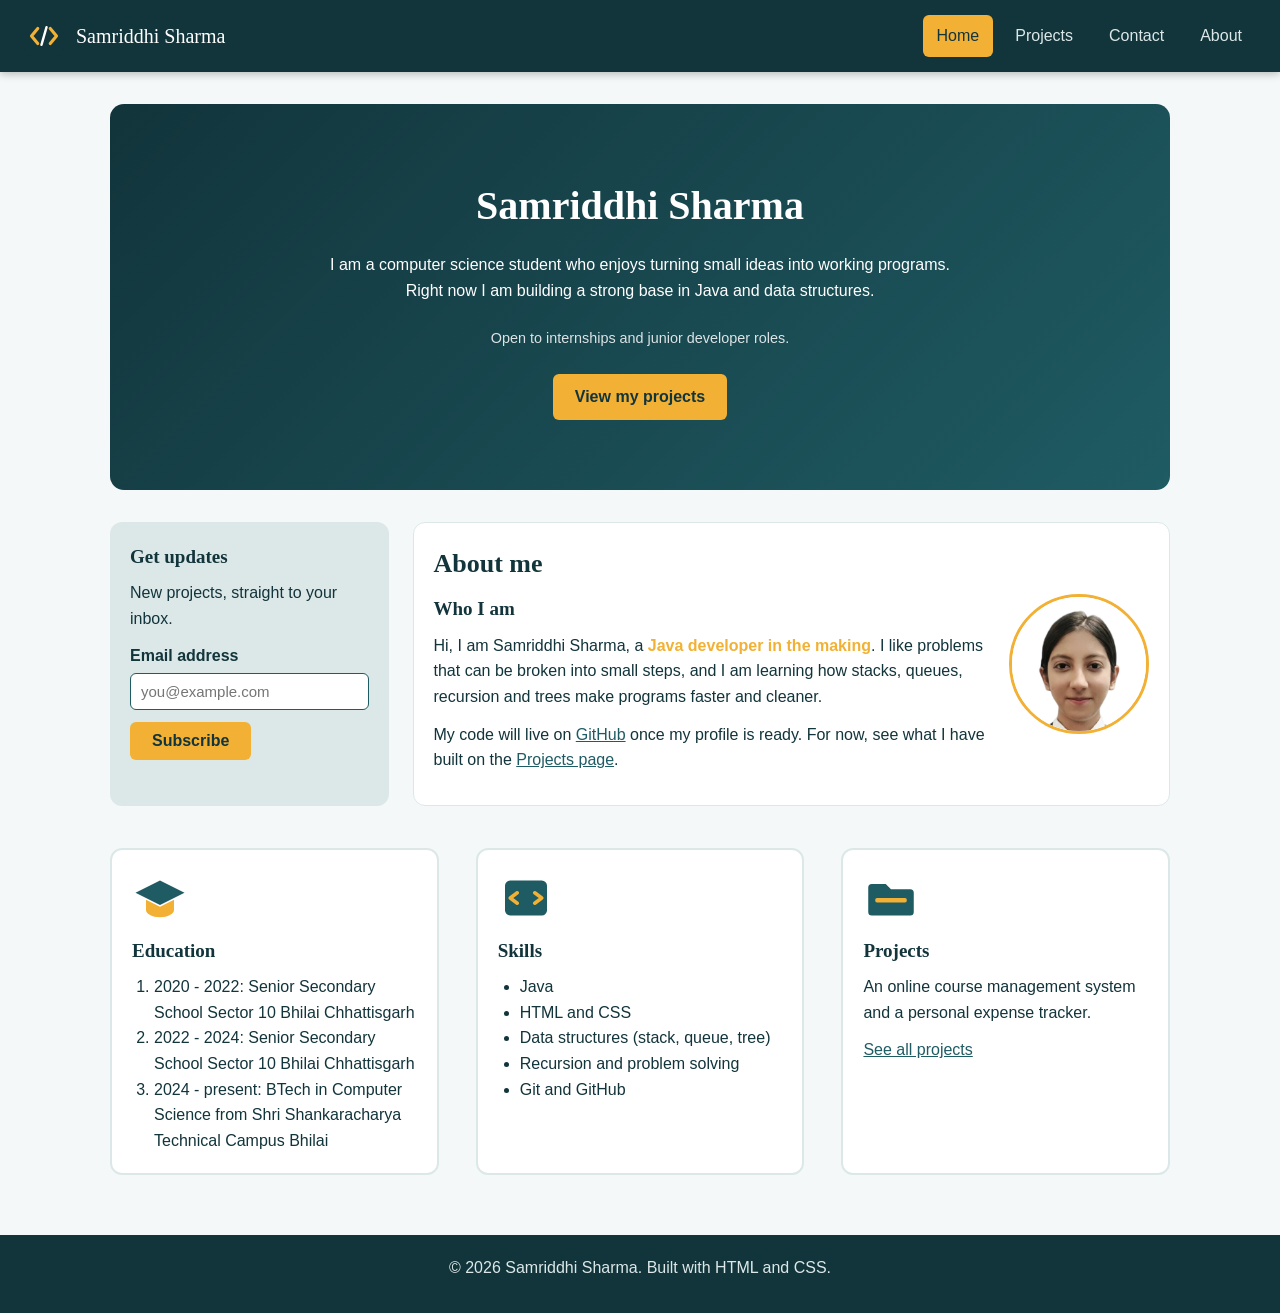
<file: Assignments/wpt/assignment1/portfolio/index.html>
<html>
<head>
  <meta charset="UTF-8">
  <meta name="viewport" content="width=device-width, initial-scale=1.0">
  <title>Samriddhi Sharma | Java Developer Portfolio</title>
  <link rel="stylesheet" href="css/style.css">
</head>
<body>
  <header id="site-header">
    <a class="brand" href="index.html">
      <img src="images/logo.svg" alt="Site logo" width="40" height="40">
      <span>Samriddhi Sharma</span>
    </a>
    <nav>
      <ul id="main-nav">
        <li><a href="index.html" class="active">Home</a></li>
        <li><a href="projects.html">Projects</a></li>
        <li><a href="contact.html">Contact</a></li>
        <li><a href="index.html#about-me">About</a></li>
        
      </ul>
    </nav>
  </header>

  <main>
    <!-- HERO -->
    <section id="hero">
      <h1>Samriddhi Sharma</h1>
      <p>I am a computer science student who enjoys turning small ideas into working programs. Right now I am building a strong base in Java and data structures.</p>
      <p style="font-size: 0.9rem; opacity: 0.85;">Open to internships and junior developer roles.</p>
      <a class="btn" id="view-projects-btn" href="projects.html">View my projects</a>
    </section>

    
    <div class="middle-row">
      <aside id="subscribe-box">
        <h3>Get updates</h3>
        <p>New projects, straight to your inbox.</p>
        
        <form id="subscribe-form" action="https://example.com/subscribe" method="post">
          <label for="subscribe-email">Email address</label>
          <input type="email" id="subscribe-email" name="subscribe-email" placeholder="you@example.com" required>
          <p></p>
          <button type="submit" class="btn" id="subscribe-btn">Subscribe</button>
        </form>
      </aside>

      <section id="about-me">
        <h2>About me</h2>
        <img class="profile-photo" id="profile-photo" src="images/profile.png" alt="Photo of Samriddhi Sharma" width="140" height="140">
        <h3>Who I am</h3>
        <p>Hi, I am Samriddhi Sharma, a <span class="tagline">Java developer in the making</span>. I like problems that can be broken into small steps, and I am learning how stacks, queues, recursion and trees make programs faster and cleaner.</p>
        <p>My code will live on <a href="https://github.com" target="_blank" rel="noopener">GitHub</a> once my profile is ready. For now, see what I have built on the <a href="projects.html">Projects page</a>.</p>
      </section>
    </div>

    <div class="card-row" id="card-row">
      <section class="card" id="education-card">
        <img class="card-icon" src="images/icon-education.svg" alt="" width="56" height="56">
        <h3>Education</h3>
        <ol id="education-list">
          <li>2020 - 2022: Senior Secondary School Sector 10 Bhilai Chhattisgarh</li>
          <li>2022 - 2024: Senior Secondary School Sector 10 Bhilai Chhattisgarh</li>
          <li>2024 - present: BTech in Computer Science from Shri Shankaracharya Technical Campus Bhilai</li>
        </ol>
      </section>

      <section class="card" id="skills-card">
        <img class="card-icon" src="images/icon-skills.svg" alt="" width="56" height="56">
        <h3>Skills</h3>
        <ul id="skills-list">
          <li>Java</li>
          <li>HTML and CSS</li>
          <li>Data structures (stack, queue, tree)</li>
          <li>Recursion and problem solving</li>
          <li>Git and GitHub</li>
        </ul>
      </section>

      <section class="card" id="projects-card">
        <img class="card-icon" src="images/icon-projects.svg" alt="" width="56" height="56">
        <h3>Projects</h3>
        <p>An online course management system and a personal expense tracker.</p>
        <a href="projects.html">See all projects</a>
      </section>
    </div>
  </main>

  <footer id="site-footer">
    <p>&copy; 2026 Samriddhi Sharma. Built with HTML and CSS.</p>
  </footer>
</body>
</html>
</file>
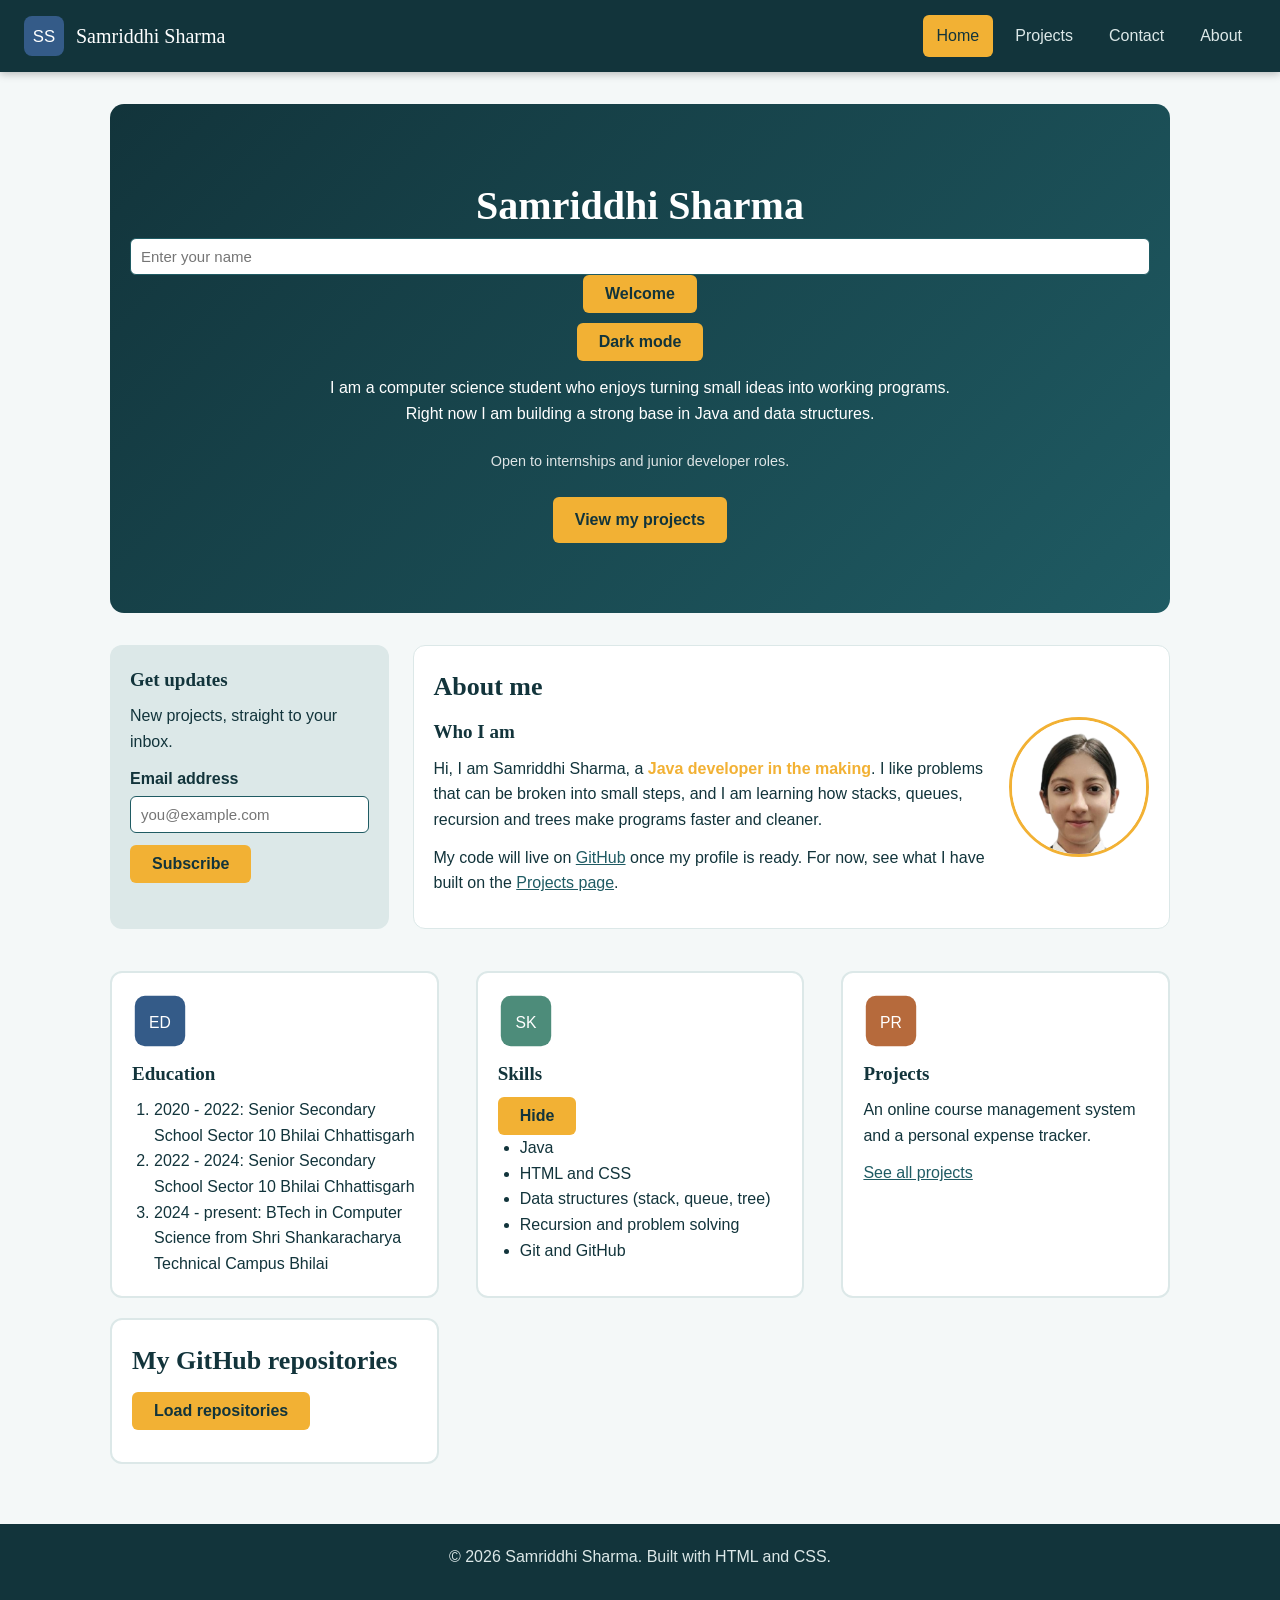
<file: Assignments/wpt/Samriddhi_Assignment2/portfolio/index.html>
<html>
<head>
  <meta charset="UTF-8">
  <meta name="viewport" content="width=device-width, initial-scale=1.0">
  <title>Samriddhi Sharma | Java Developer Portfolio</title>
  <link rel="stylesheet" href="style.css">
</head>
<body>
  <header id="site-header">
    <a class="brand" href="index.html">
      <img src="images/logo.svg" alt="Site logo" width="40" height="40">
      <span>Samriddhi Sharma</span>
    </a>
    <nav>
      <ul id="main-nav">
        <li><a href="index.html" class="active">Home</a></li>
        <li><a href="projects.html">Projects</a></li>
        <li><a href="contact.html">Contact</a></li>
        <li><a href="index.html#about-me">About</a></li>
        
      </ul>
    </nav>
  </header>

  <main>
    
    <section id="hero">
      <h1>Samriddhi Sharma</h1>
      <div id="welcome-box">
        <input type="text" id="visitor-name" placeholder="Enter your name">
        <button type="button" class="btn" onclick="welcomeVisitor()">Welcome</button>
        <h2 id="welcome-message"></h2>
      </div>
      <button type="button" class="btn" id="theme-button" onclick="changeTheme()">Dark mode</button>
      <p>I am a computer science student who enjoys turning small ideas into working programs. Right now I am building a strong base in Java and data structures.</p>
      <p style="font-size: 0.9rem; opacity: 0.85;">Open to internships and junior developer roles.</p>
      <a class="btn" id="view-projects-btn" href="projects.html">View my projects</a>
    </section>

    
    <div class="middle-row">
      <aside id="subscribe-box">
        <h3>Get updates</h3>
        <p>New projects, straight to your inbox.</p>
        
        <form id="subscribe-form" action="https://example.com/subscribe" method="post">
          <label for="subscribe-email">Email address</label>
          <input type="email" id="subscribe-email" name="subscribe-email" placeholder="you@example.com" required>
          <p></p>
          <button type="submit" class="btn" id="subscribe-btn">Subscribe</button>
        </form>
      </aside>

      <section id="about-me">
        <h2>About me</h2>
        <img class="profile-photo" id="profile-photo" src="images/samriddhi_image.png" alt="Photo of Samriddhi Sharma" width="140" height="140">
        <h3>Who I am</h3>
        <p>Hi, I am Samriddhi Sharma, a <span class="tagline">Java developer in the making</span>. I like problems that can be broken into small steps, and I am learning how stacks, queues, recursion and trees make programs faster and cleaner.</p>
        <p>My code will live on <a href="https://github.com" target="_blank" rel="noopener">GitHub</a> once my profile is ready. For now, see what I have built on the <a href="projects.html">Projects page</a>.</p>
      </section>
    </div>

    <div class="card-row" id="card-row">
      <section class="card" id="education-card">
        <img class="card-icon" src="images/icon-education.svg" alt="" width="56" height="56">
        <h3>Education</h3>
        <ol id="education-list">
          <li>2020 - 2022: Senior Secondary School Sector 10 Bhilai Chhattisgarh</li>
          <li>2022 - 2024: Senior Secondary School Sector 10 Bhilai Chhattisgarh</li>
          <li>2024 - present: BTech in Computer Science from Shri Shankaracharya Technical Campus Bhilai</li>
        </ol>
      </section>

      <section class="card" id="skills-card">
        <img class="card-icon" src="images/icon-skills.svg" alt="" width="56" height="56">
        <h3>Skills</h3>
        <button type="button" class="btn" id="skills-button" onclick="toggleSkills()">Hide</button>
        <ul id="skills-list">
          <li>Java</li>
          <li>HTML and CSS</li>
          <li>Data structures (stack, queue, tree)</li>
          <li>Recursion and problem solving</li>
          <li>Git and GitHub</li>
        </ul>
      </section>

      <section class="card" id="projects-card">
        <img class="card-icon" src="images/icon-projects.svg" alt="" width="56" height="56">
        <h3>Projects</h3>
        <p>An online course management system and a personal expense tracker.</p>
        <a href="projects.html">See all projects</a>
      </section>
    </div>
    <section class="card" id="github-section">
      <h2>My GitHub repositories</h2>
      <button type="button" class="btn" onclick="loadRepositories()">Load repositories</button>
      <p id="github-error" class="error-span"></p>
      <ul id="repository-list"></ul>
    </section>
  </main>

  <footer id="site-footer">
    <p>&copy; 2026 Samriddhi Sharma. Built with HTML and CSS.</p>
  </footer>
  <script src="js/main.js"></script>
</body>
</html>
</file>
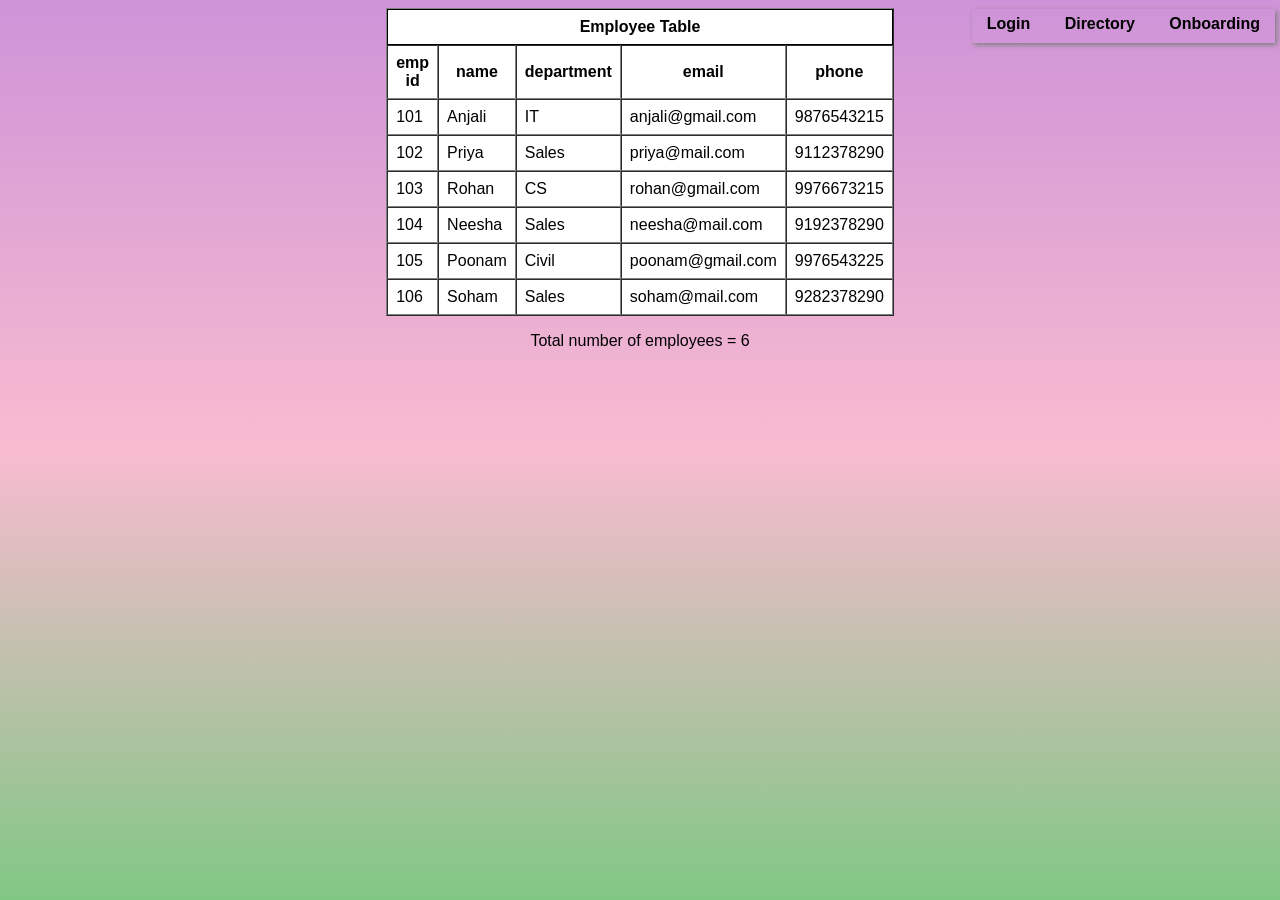
<file: Assignments/wpt/assignment1/HR portal/directory.html>
<html>
  <head>
    <title>directory page</title>
    <nav id="main-nav">
    <a href="login.html">Login</a>
    <a href="directory.html">Directory</a>
    <a href="onboarding.html">Onboarding</a>
    </nav>
    <link rel="stylesheet" href="style.css">
    
  </head>
  <body>
    <table border="1" cellspacing="0" cellpadding="8" id="tableid">
      <thead>
        <tr>
            <th colspan="5" style="border:1px solid;width:12px;height:34px;">Employee Table</th>
        </tr>
        <tr>
          <th>emp id</th>
          <th>name</th>
          <th>department</th>
          <th>email</th>
          <th>phone</th>
        </tr>
      </thead>
      <tbody>
        <tr>
          <td>101</td>
          <td>Anjali</td>
          <td>IT</td>
          <td>anjali@gmail.com</td>
          <td>9876543215</td>
        </tr>
        <tr>
            <td>102</td>
            <td>Priya</td>
            <td>Sales</td>
            <td>priya@mail.com</td>
            <td>9112378290</td>
        </tr>
        <tr>
          <td>103</td>
          <td>Rohan</td>
          <td>CS</td>
          <td>rohan@gmail.com</td>
          <td>9976673215</td>
        </tr>
        <tr>
            <td>104</td>
            <td>Neesha</td>
            <td>Sales</td>
            <td>neesha@mail.com</td>
            <td>9192378290</td>
        </tr>
        <tr>
          <td>105</td>
          <td>Poonam</td>
          <td>Civil</td>
          <td>poonam@gmail.com</td>
          <td>9976543225</td>
        </tr>
        <tr>
            <td>106</td>
            <td>Soham</td>
            <td>Sales</td>
            <td>soham@mail.com</td>
            <td>9282378290</td>
        </tr>
      </tbody>
    </table>
    <p id="pid">Total number of employees = 6</p>
  </body>
</html>
</file>
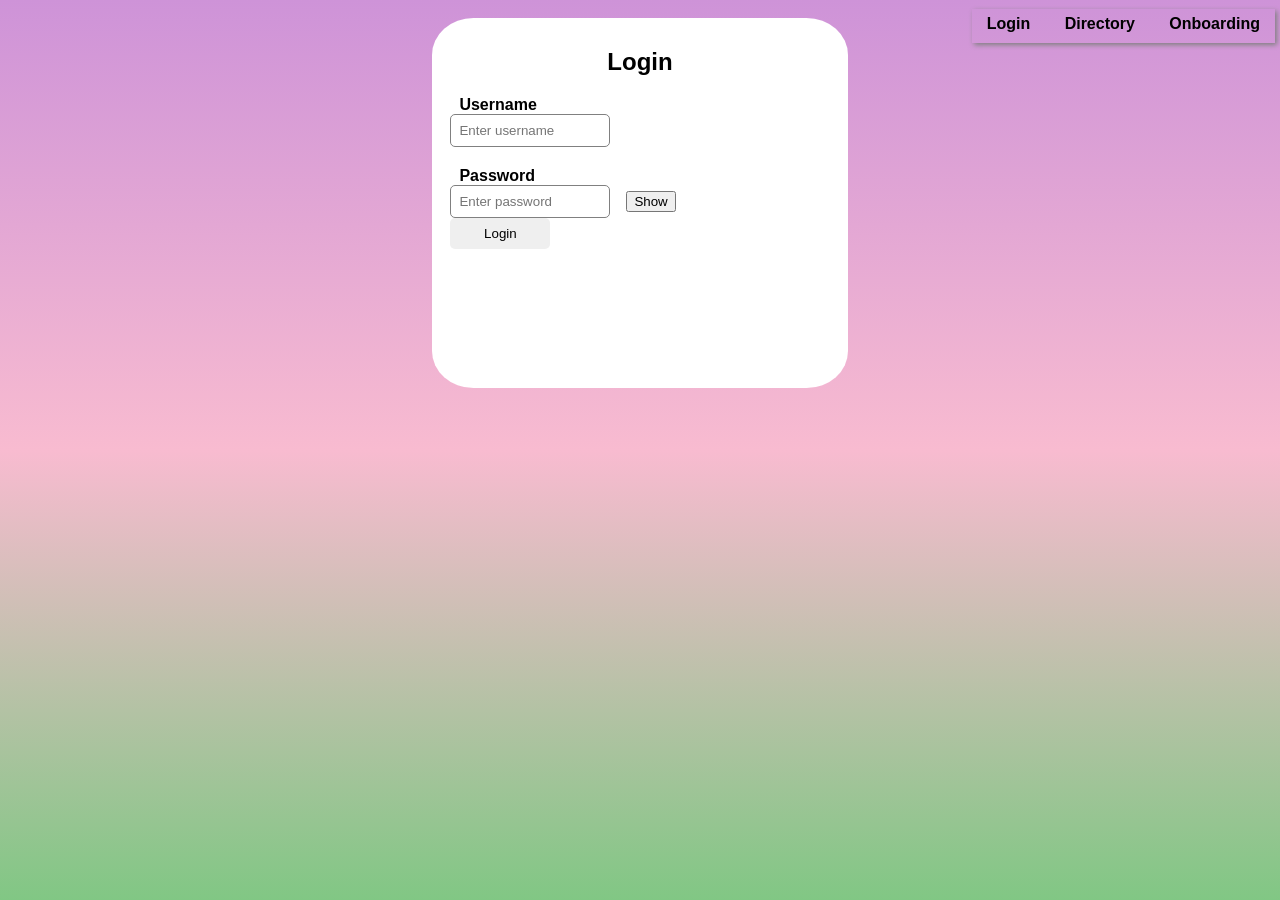
<file: Assignments/wpt/assignment1/HR portal/login.html>
<html>
<head>
    <title>Login Page</title>
    <link rel="stylesheet" href="style.css">
</head>

<body id="loginid">

    <nav id="main-nav">
        <a href="login.html">Login</a>
        <a href="directory.html">Directory</a>
        <a href="onboarding.html">Onboarding</a>
    </nav>

    <form id="formid" onsubmit="return validate()">

        <h2 style="text-align: center;">Login</h2>

        <label>Username</label><br>
        <input type="text" id="username" class="form-input" placeholder="Enter username">
        <span id="username-error" class="error-span" style="color: red;"></span><br>

        <label>Password</label>
        <div id="password-box">
        <input type="password" id="pswd" class="form-input" placeholder="Enter password">
        <span id="password-error" class="error-span" style="color: red;"></span>
        <button type="button" onclick="show()" id="btn">Show</button>
        </div>
        <span id="password-error" class="error-span" style="color: red;"></span>

        <button type="submit" id="button-id" id="button">Login</button>

    </form>

    <script>
        function show() {
            let pswd = document.getElementById("pswd");
            let btn = document.getElementById("btn");

            if (pswd.type === "password") {
                pswd.type = "text";
                btn.innerHTML = "Hide";
            } else {
                pswd.type = "password";
                btn.innerHTML = "Show";
            }
        }

        function validate() {
            let username = document.getElementById("username").value;
            let password = document.getElementById("pswd").value;
            let valid = true;

            document.getElementById("username-error").innerHTML = "";
            document.getElementById("password-error").innerHTML = "";

            if (username === "") {
                document.getElementById("username-error").innerHTML = "Username is required";
                valid = false;
            }

            if (password === "") {
                document.getElementById("password-error").innerHTML = "Password is required";
                valid = false;
            }

            return valid;
        }
    </script>

</body>
</html>
</file>
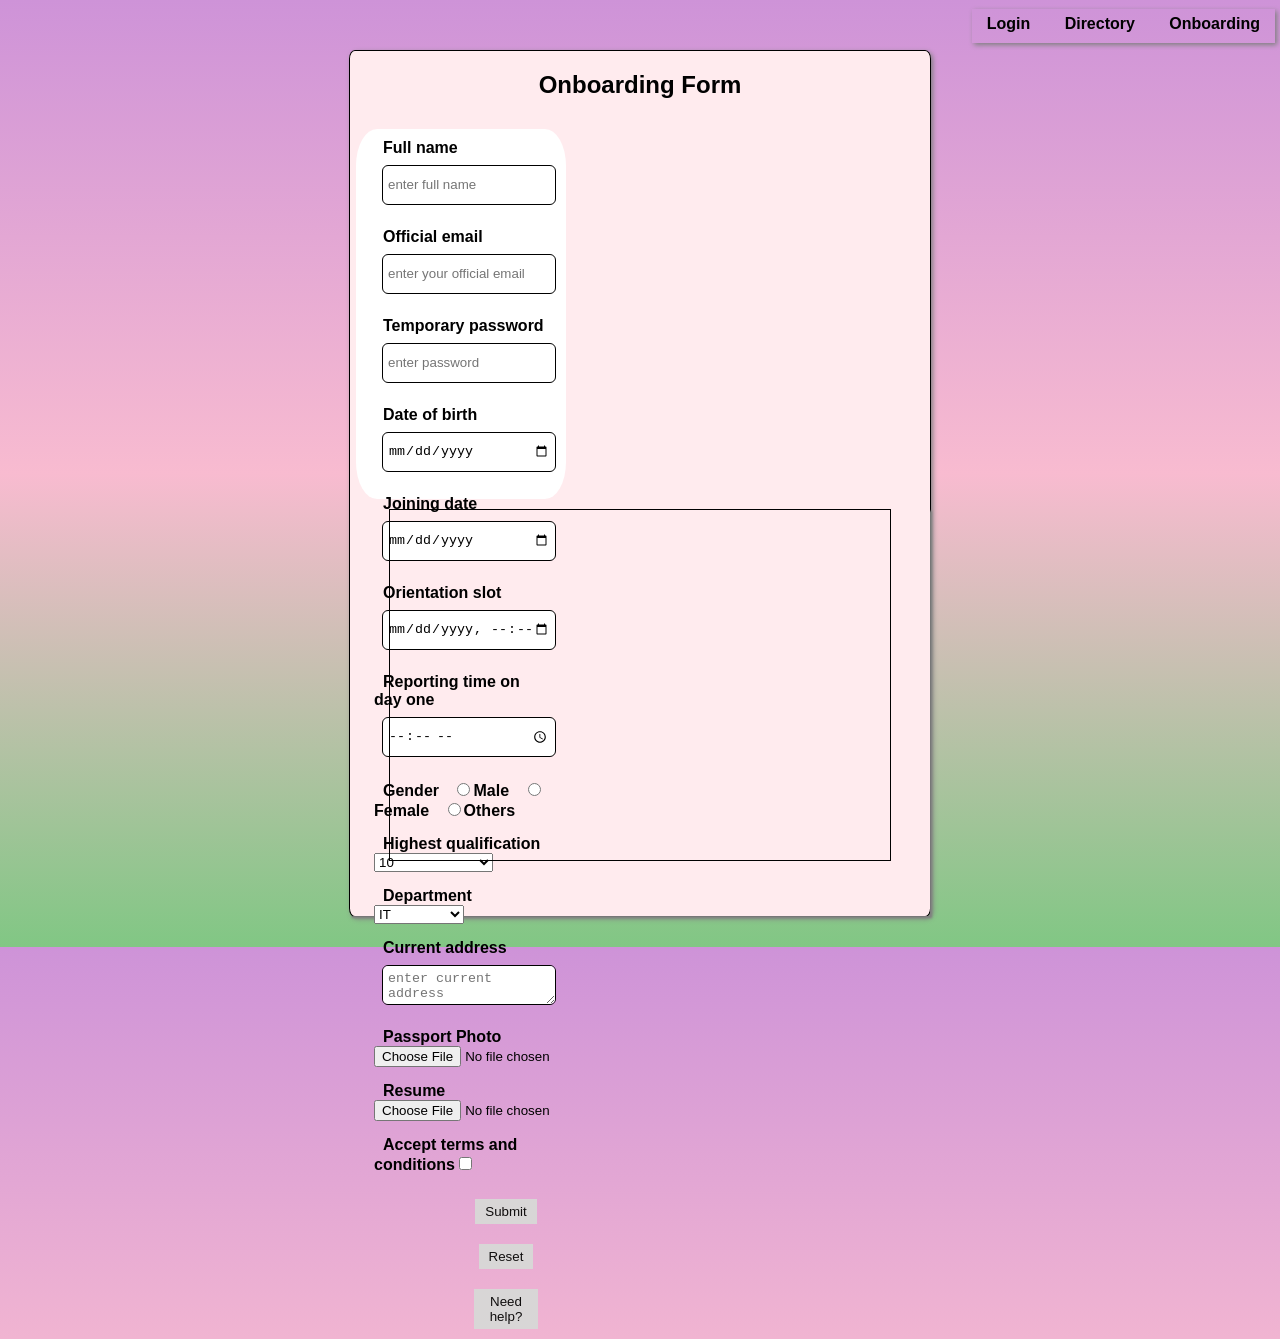
<file: Assignments/wpt/assignment1/HR portal/onboarding.html>
<html>
    <head>
        <title>Onboarding Page</title>
        <nav id="main-nav">
        <a href="login.html">Login</a>
        <a href="directory.html">Directory</a>
        <a href="onboarding.html">Onboarding</a>
        </nav>
        <link rel="stylesheet" href="style.css">
    </head>
    <body>
        <div id="pageid">
            <h2 id="headid">Onboarding Form</h2>
            <form id="formid">
                <div class="formclass">
                    <label>Full name</label>
                    <input type="text" placeholder="enter full name"  class="inputclass">
                </div>
                <div class="formclass">
                    <label>Official email</label>
                    <input type="email" placeholder="enter your official email"  class="inputclass">
                </div>
                <div class="formclass">
                    <label>Temporary password</label>
                    <input type="password" placeholder="enter password"  class="inputclass">
                </div>
                <div class="formclass">
                    <label>Date of birth</label>
                    <input type="date" placeholder="enter date of birth"  class="inputclass">
                </div>
                <div class="formclass">
                    <label>Joining date</label>
                    <input type="date" placeholder="enter your joining date"  class="inputclass">
                </div>
                <div class="formclass">
                    <label>Orientation slot</label>
                    <input type="datetime-local" placeholder="enter your Orientation slot"  class="inputclass">
                </div>
                <div class="formclass">
                    <label>Reporting time on day one</label>
                    <input type="time" placeholder="enter your reporting time on day one"  class="inputclass">
                </div>
                <div class="formclass">
                    <label>Gender</label>
                    
                    <label><input type="radio" name="gender" value="male">Male</label>
                    <label><input type="radio" name="gender" value="female">Female</label>
                    <label><input type="radio" name="gender" value="others">Others</label>
                </div>
        
                <div class="formclass">
                    <label>Highest qualification</label>
                    <select>
                        <option>10</option>
                        <option>12</option>
                        <option>Graduation</option>
                        <option>Post Graduation</option>
                    </select>
                </div>
                <div class="formclass">
                    <label>Department</label>
                    <select>
                        <option>IT</option>
                        <option>CS</option>
                        <option>Civil</option>
                        <option>Sales</option>
                        <option>Mechanical</option>
                    </select>
                </div>
                <div class="formclass">
                    <label>Current address</label>
                    <textarea placeholder="enter current address"  class="inputclass"></textarea>
                </div>
                <div class="formclass">
                    <label>Passport Photo</label>
                    <input type="file">
                </div>
                <div class="formclass">
                    <label>Resume</label>
                    <input type="file">
                </div>
                <div class="formclass">
                    <!-- <label>Declaration</label> -->
                    <label>Accept terms and conditions<input type="checkbox"></label>
                </div>
                <div class="formclass btnrow" style="margin:auto;">
                    <button type="submit" class="buttonclass">Submit</button>
                    <button type="reset" class="buttonclass">Reset</button>
                    <button type="button" class="buttonclass">Need help?</button>
                </div>
            </form>
            <div id="mapid">
                <iframe src="https://www.google.com/maps/embed?pb=!1m18!1m12!1m3!1d7722824.148337995!2d68.510475025!3d19.067684200000006!2m3!1f0!2f0!3f0!3m2!1i1024!2i768!4f13.1!3m3!1m2!1s0x3be7c788688f8aed%3A0xec6febe2bd5935!2sTechNova%20Imaging%20Systems%20(P)%20Limited!5e0!3m2!1sen!2sin!4v1792841507202!5m2!1sen!2sin" width="500" height="350" style="border:1px solid;" allowfullscreen="" loading="lazy" referrerpolicy="strict-origin-when-cross-origin"></iframe>
            </div>
            
        </div>

    </body>
</html>
</file>
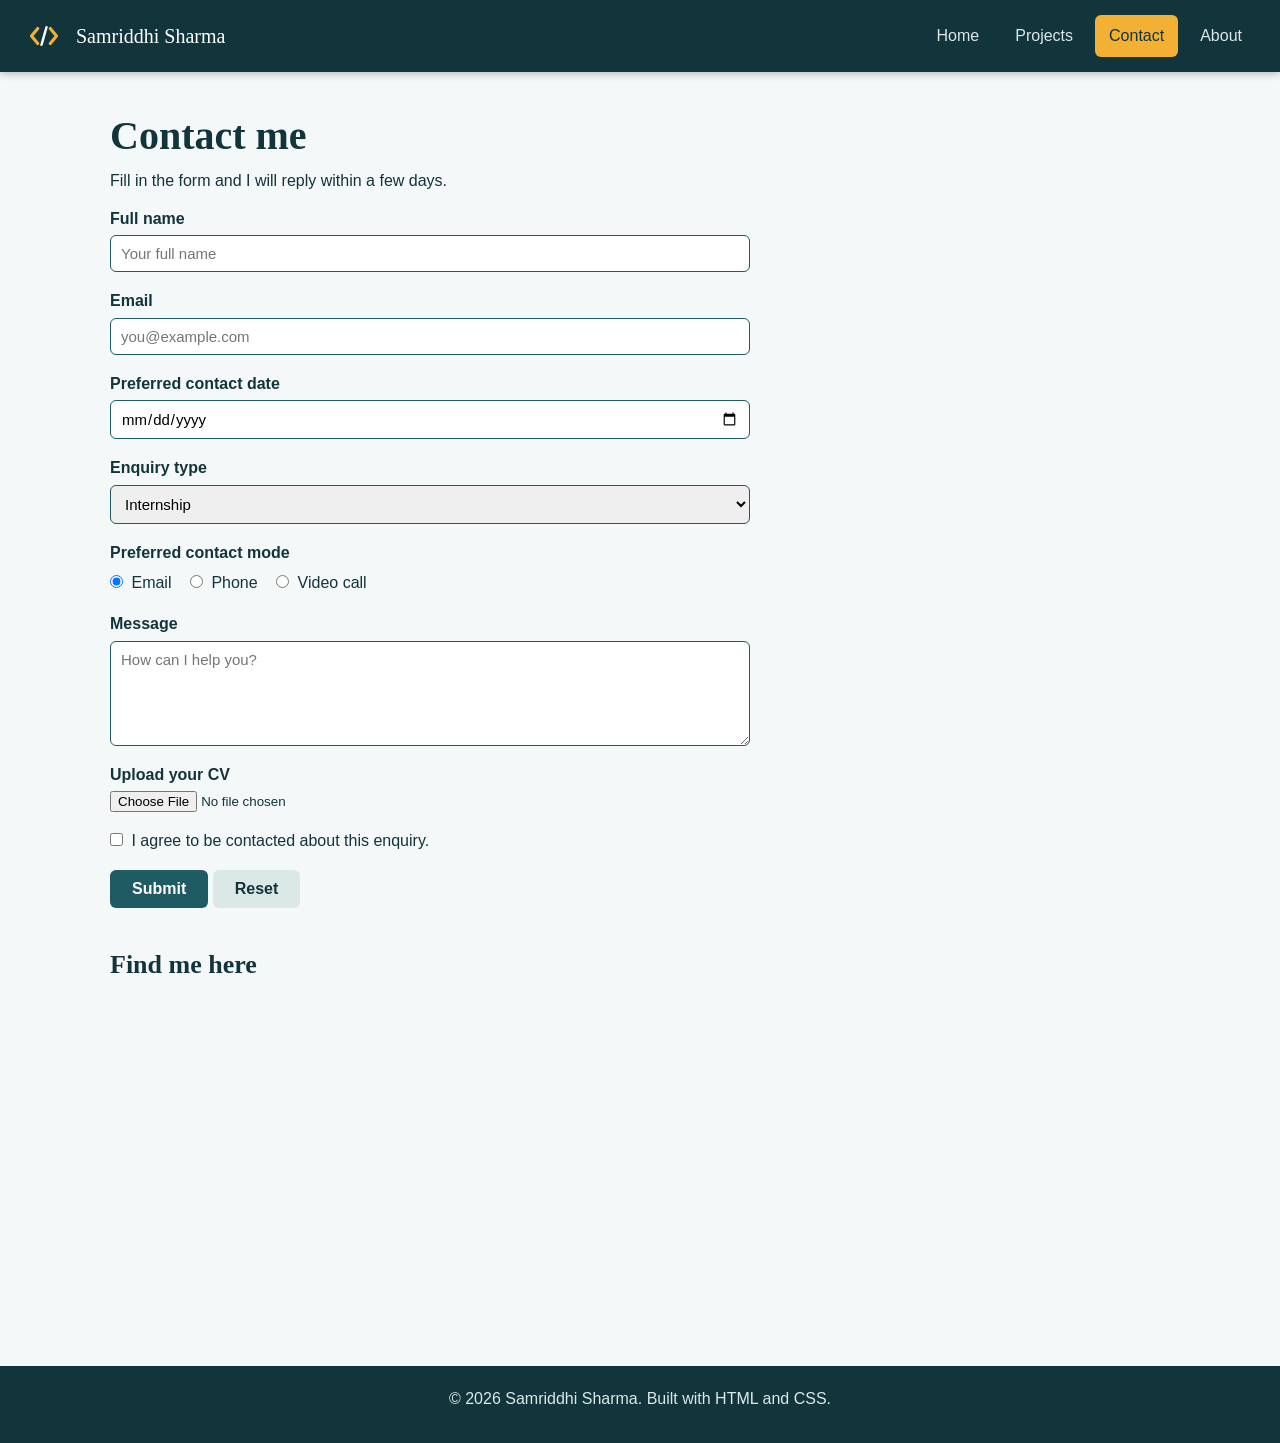
<file: Assignments/wpt/assignment1/portfolio/contact.html>
<html>
<head>
  <meta charset="UTF-8">
  <meta name="viewport" content="width=device-width, initial-scale=1.0">
  <title>Contact | Samriddhi Sharma</title>
  <link rel="stylesheet" href="css/style.css">
</head>
<body>
  <header id="site-header">
    <a class="brand" href="index.html">
      <img src="images/logo.svg" alt="Site logo" width="40" height="40">
      <span>Samriddhi Sharma</span>
    </a>
    <nav>
      <ul id="main-nav">
        <li><a href="index.html">Home</a></li>
        <li><a href="projects.html">Projects</a></li>
        <li><a href="contact.html" class="active">Contact</a></li>
        <li><a href="index.html#about-me">About</a></li>
        <!-- later: dark mode toggle button here -->
      </ul>
    </nav>
  </header>

  <main>
    <h1>Contact me</h1>
    <p>Fill in the form and I will reply within a few days.</p>

    <form id="contact-form" action="https://example.com/contact" method="post" enctype="multipart/form-data">

      <div class="form-row">
        <label for="full-name">Full name</label>
        <input type="text" id="full-name" name="full-name" placeholder="Your
 full name" required>
      </div>

      <div class="form-row">
        <label for="email">Email</label>
        <input type="email" id="email" name="email" placeholder="you@example.com" required>
      </div>

      <div class="form-row">
        <label for="contact-date">Preferred contact date</label>
        <input type="date" id="contact-date" name="contact-date">
      </div>

      <div class="form-row">
        <label for="enquiry-type">Enquiry type</label>
        <select id="enquiry-type" name="enquiry-type">
          <option value="internship">Internship</option>
          <option value="job">Job opportunity</option>
          <option value="collaboration">Project collaboration</option>
          <option value="other">Other</option>
        </select>
      </div>

      <div class="form-row" id="contact-mode-group">
        <label>Preferred contact mode</label>
        <input type="radio" id="mode-email" name="contact-mode" value="email" checked>
        <label class="inline-label" for="mode-email">Email</label>
        <input type="radio" id="mode-phone" name="contact-mode" value="phone">
        <label class="inline-label" for="mode-phone">Phone</label>
        <input type="radio" id="mode-video" name="contact-mode" value="video">
        <label class="inline-label" for="mode-video">Video call</label>
      </div>

      <div class="form-row">
        <label for="message">Message</label>
        <textarea id="message" name="message" rows="5" placeholder="How can I help you?"></textarea>
      </div>

      <div class="form-row">
        <label for="cv-upload">Upload your CV</label>
        <input type="file" id="cv-upload" name="cv-upload">
      </div>

      <div class="form-row">
        <input type="checkbox" id="consent" name="consent" value="yes" required>
        <label class="inline-label" for="consent">I agree to be contacted about this enquiry.</label>
      </div>

      <button type="submit" class="btn" id="submit-btn">Submit</button>
      <button type="reset" class="btn" id="reset-btn">Reset</button>
    </form>

    <div id="map-box">
      <h2>Find me here</h2>
      <iframe id="location-map" title="Map of my city" src="https://www.google.com/maps/embed?pb=!1m18!1m12!1m3!1d14879.996714063884!2d81.35197825488814!3d21.19219159342586!2m3!1f0!2f0!3f0!3m2!1i1024!2i768!4f13.1!3m3!1m2!1s0x3a292317dc6c74b7%3A0xec295e14981e05bd!2sSector%204%2C%20Bhilai%2C%20Chhattisgarh!5e0!3m2!1sen!2sin!4v1793007652725!5m2!1sen!2sin" width="600" height="450" style="border:0;" allowfullscreen="" loading="lazy" referrerpolicy="strict-origin-when-cross-origin"></iframe>
    </div>
  </main>

  <footer id="site-footer">
    <p>&copy; 2026 Samriddhi Sharma. Built with HTML and CSS.</p>
  </footer>
</body>
</html>
</file>
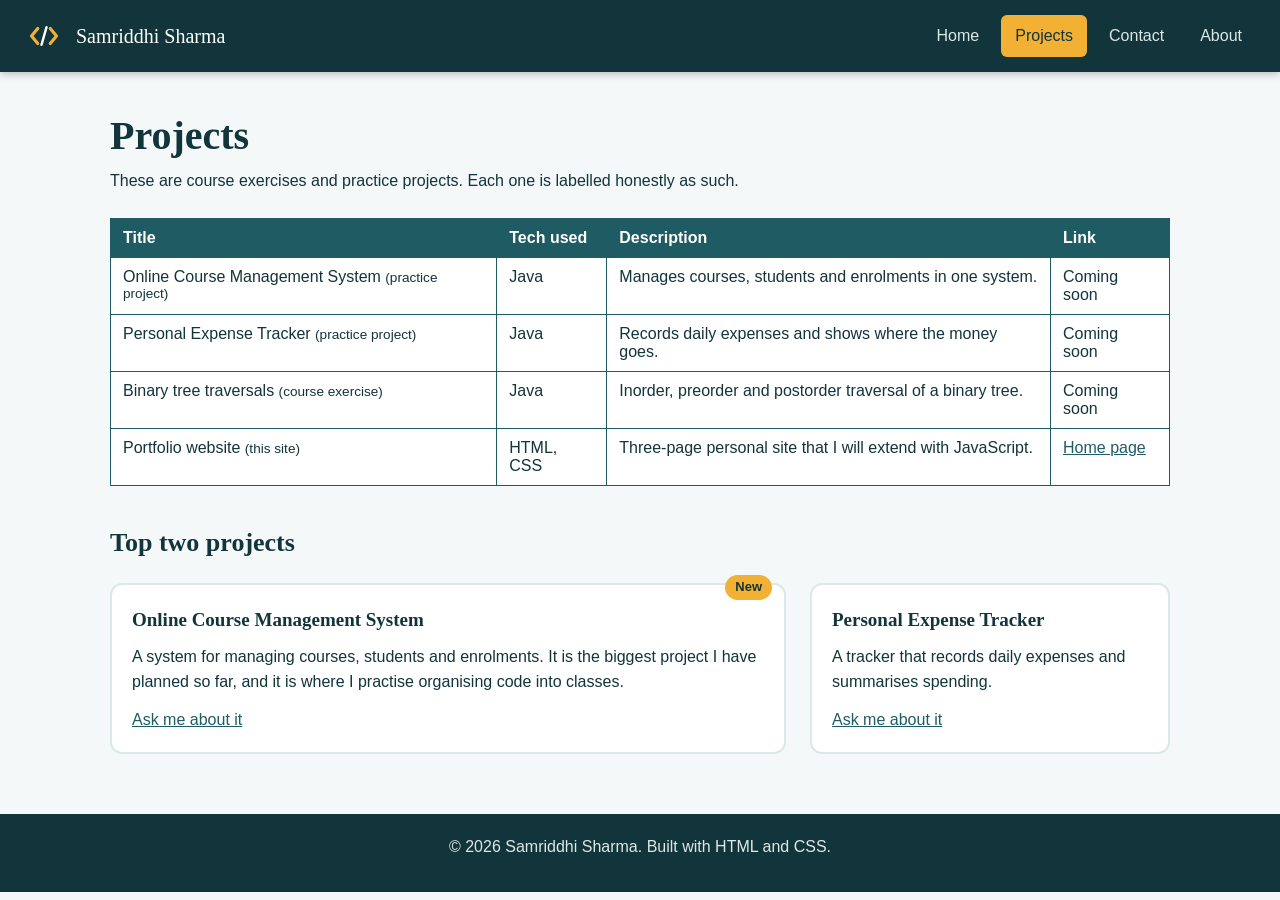
<file: Assignments/wpt/assignment1/portfolio/projects.html>
<html>
<head>
  <meta charset="UTF-8">
  <meta name="viewport" content="width=device-width, initial-scale=1.0">
  <title>Projects | Samriddhi Sharma</title>
  <link rel="stylesheet" href="css/style.css">
  
  <style>
    #projects-intro { max-width: 640px; margin-bottom: 8px; }
    .label-note { font-size: 0.85rem; color: var(--teal); }
  </style>
</head>
<body>
  <header id="site-header">
    <a class="brand" href="index.html">
      <img src="images/logo.svg" alt="Site logo" width="40" height="40">
      <span>Samriddhi Sharma</span>
    </a>
    <nav>
      <ul id="main-nav">
        <li><a href="index.html">Home</a></li>
        <li><a href="projects.html" class="active">Projects</a></li>
        <li><a href="contact.html">Contact</a></li>
        <li><a href="index.html#about-me">About</a></li>
        
      </ul>
    </nav>
  </header>

  <main>
    <h1>Projects</h1>
    <p id="projects-intro">These are course exercises and practice projects. Each one is labelled honestly as such.</p>

    <div class="table-wrap">
      <table id="project-table">
        <thead>
          <tr>
            <th>Title</th>
            <th>Tech used</th>
            <th>Description</th>
            <th>Link</th>
          </tr>
        </thead>
        <tbody>
          <tr class="project-row">
            <td>Online Course Management System <span class="label-note">(practice project)</span></td>
            <td>Java</td>
            <td>Manages courses, students and enrolments in one system.</td>
            <td>Coming soon</td>
          </tr>
          <tr class="project-row">
            <td>Personal Expense Tracker <span class="label-note">(practice project)</span></td>
            <td>Java</td>
            <td>Records daily expenses and shows where the money goes.</td>
            <td>Coming soon</td>
          </tr>
          <tr class="project-row">
            <td>Binary tree traversals <span class="label-note">(course exercise)</span></td>
            <td>Java</td>
            <td>Inorder, preorder and postorder traversal of a binary tree.</td>
            <td>Coming soon</td>
          </tr>
          <tr class="project-row">
            <td>Portfolio website <span class="label-note">(this site)</span></td>
            <td>HTML, CSS</td>
            <td>Three-page personal site that I will extend with JavaScript.</td>
            <td><a href="index.html">Home page</a></td>
          </tr>
        </tbody>
      </table>
    </div>

    <h2>Top two projects</h2>
    <div class="project-cards" id="top-projects">
      <article class="card" id="project-card-1">
        <span class="badge">New</span>
        <h3>Online Course Management System</h3>
        <p>A system for managing courses, students and enrolments. It is the biggest project I have planned so far, and it is where I practise organising code into classes.</p>
        <a href="contact.html">Ask me about it</a>
      </article>
      <article class="card" id="project-card-2">
        <h3>Personal Expense Tracker</h3>
        <p>A tracker that records daily expenses and summarises spending.</p>
        <a href="contact.html">Ask me about it</a>
      </article>
    </div>
  </main>

  <footer id="site-footer">
    <p>&copy; 2026 Samriddhi Sharma. Built with HTML and CSS.</p>
  </footer>
</body>
</html>
</file>
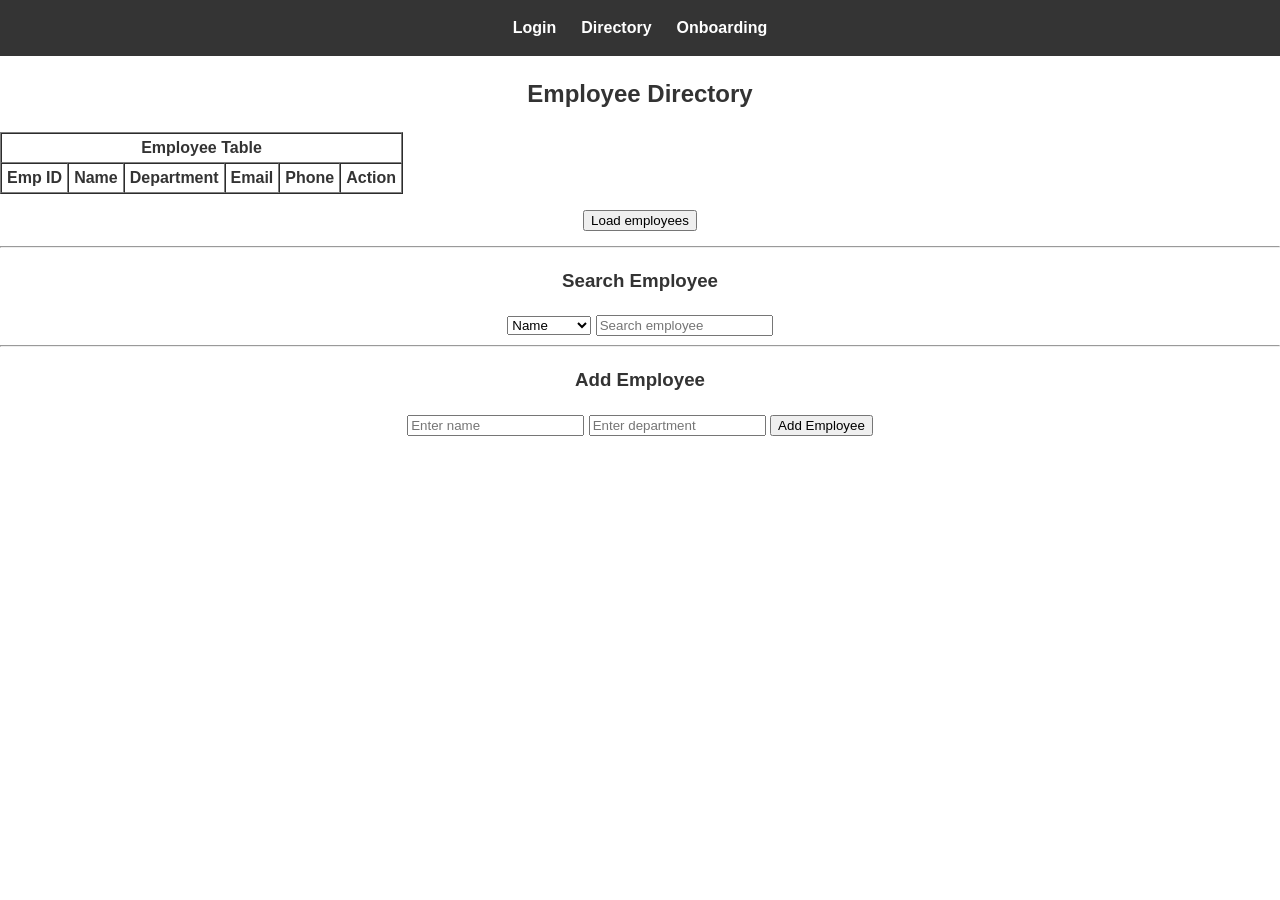
<file: Assignments/wpt/Samriddhi_Assignment2/hr-portal/directory.html>
<html>
<head>
    <title>Directory Page</title>
    <link rel="stylesheet" href="style.css">
</head>

<body id="directoryid">
    <nav id="main-nav">
        <a href="login.html">Login</a>
        <a href="directory.html">Directory</a>
        <a href="onboarding.html">Onboarding</a>
    </nav>

    <h2 style="text-align:center;">Employee Directory</h2>

    <table border="1" cellspacing="0" cellpadding="5" id="tableid">
        <thead>
            <tr>
                <th colspan="6">Employee Table</th>
            </tr>
            <tr>
                <th>Emp ID</th>
                <th>Name</th>
                <th>Department</th>
                <th>Email</th>
                <th>Phone</th>
                <th>Action</th>
            </tr>
        </thead>

        <tbody id="tbodyid"></tbody>
    </table>

    <p id="pid" style="text-align:center;"></p>
    <p id="errorid" style="text-align:center; color:red;"></p>

    <div style="text-align:center; margin:15px;">
        <button onclick="load()">Load employees</button>
    </div>

    <hr>

    <h3 style="text-align:center;">Search Employee</h3>

    <div style="text-align:center;">
        <select id="field">
            <option value="name">Name</option>
            <option value="email">Email</option>
            <option value="username">Username</option>
        </select>

        <input type="text" id="searchbox" placeholder="Search employee"
               onkeyup="searchEmployee()">
    </div>

    <hr>

    <h3 style="text-align:center;">Add Employee</h3>

    <form id="addform" style="text-align:center;">
        <input type="text" id="empname" placeholder="Enter name" required>
        <input type="text" id="department" placeholder="Enter department" required>
        <button type="submit">Add Employee</button>
    </form>

    <script src="js/directory.js"></script>
</body>
</html>
</file>
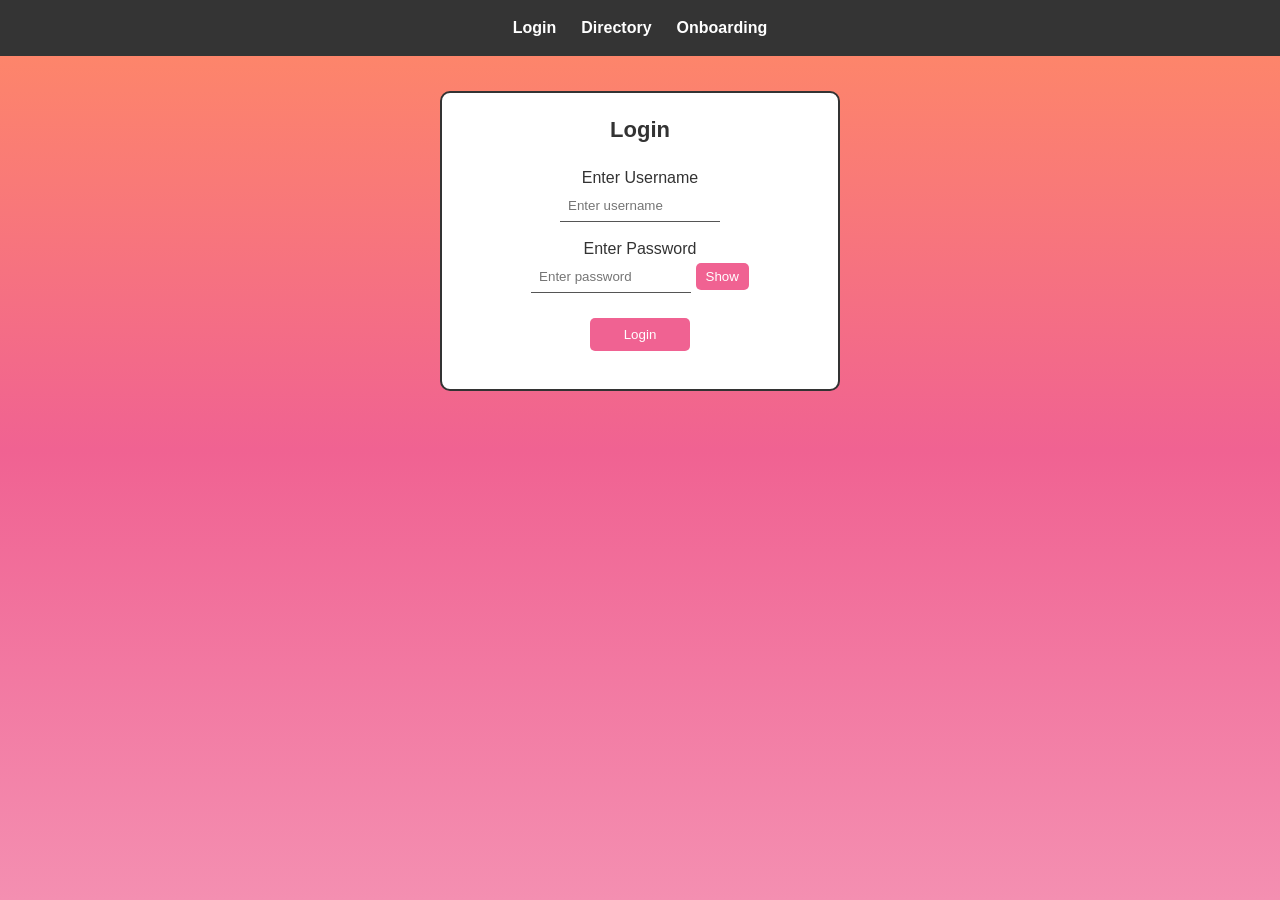
<file: Assignments/wpt/Samriddhi_Assignment2/hr-portal/login.html>
<html>
<head>
    <title>Login Page</title>
    <meta charset="UTF-8">
    <meta name="viewport" content="width=device-width, initial-scale=1.0">
    <link rel="stylesheet" href="style.css">
</head>

<body id="loginid">

    <nav id="main-nav">
        <a href="login.html">Login</a>
        <a href="directory.html">Directory</a>
        <a href="onboarding.html">Onboarding</a>
    </nav>

    <div id="login-box">

        <div id="login-head">Login</div>

        <form id="login-form" onsubmit="return validate()">

            <div id="name-id">
                <label>Enter Username</label><br>
                <input type="text" placeholder="Enter username"
                class="form-input" id="username"
                onkeyup="validateUsername()">
                <span id="error"></span>
            </div>

            <div>
                <label>Enter Password</label><br>
                <input type="password" placeholder="Enter password"
                class="form-input" id="pswd"
                onkeyup="validatePassword()">

                <button type="button" id="btn-show" onclick="show()">Show</button>

                <span id="error1"></span>
            </div>

            <button type="submit" id="button-id">Login</button>

        </form>

    </div>

    <script src="js/login.js"></script>

</body>
</html>
</file>
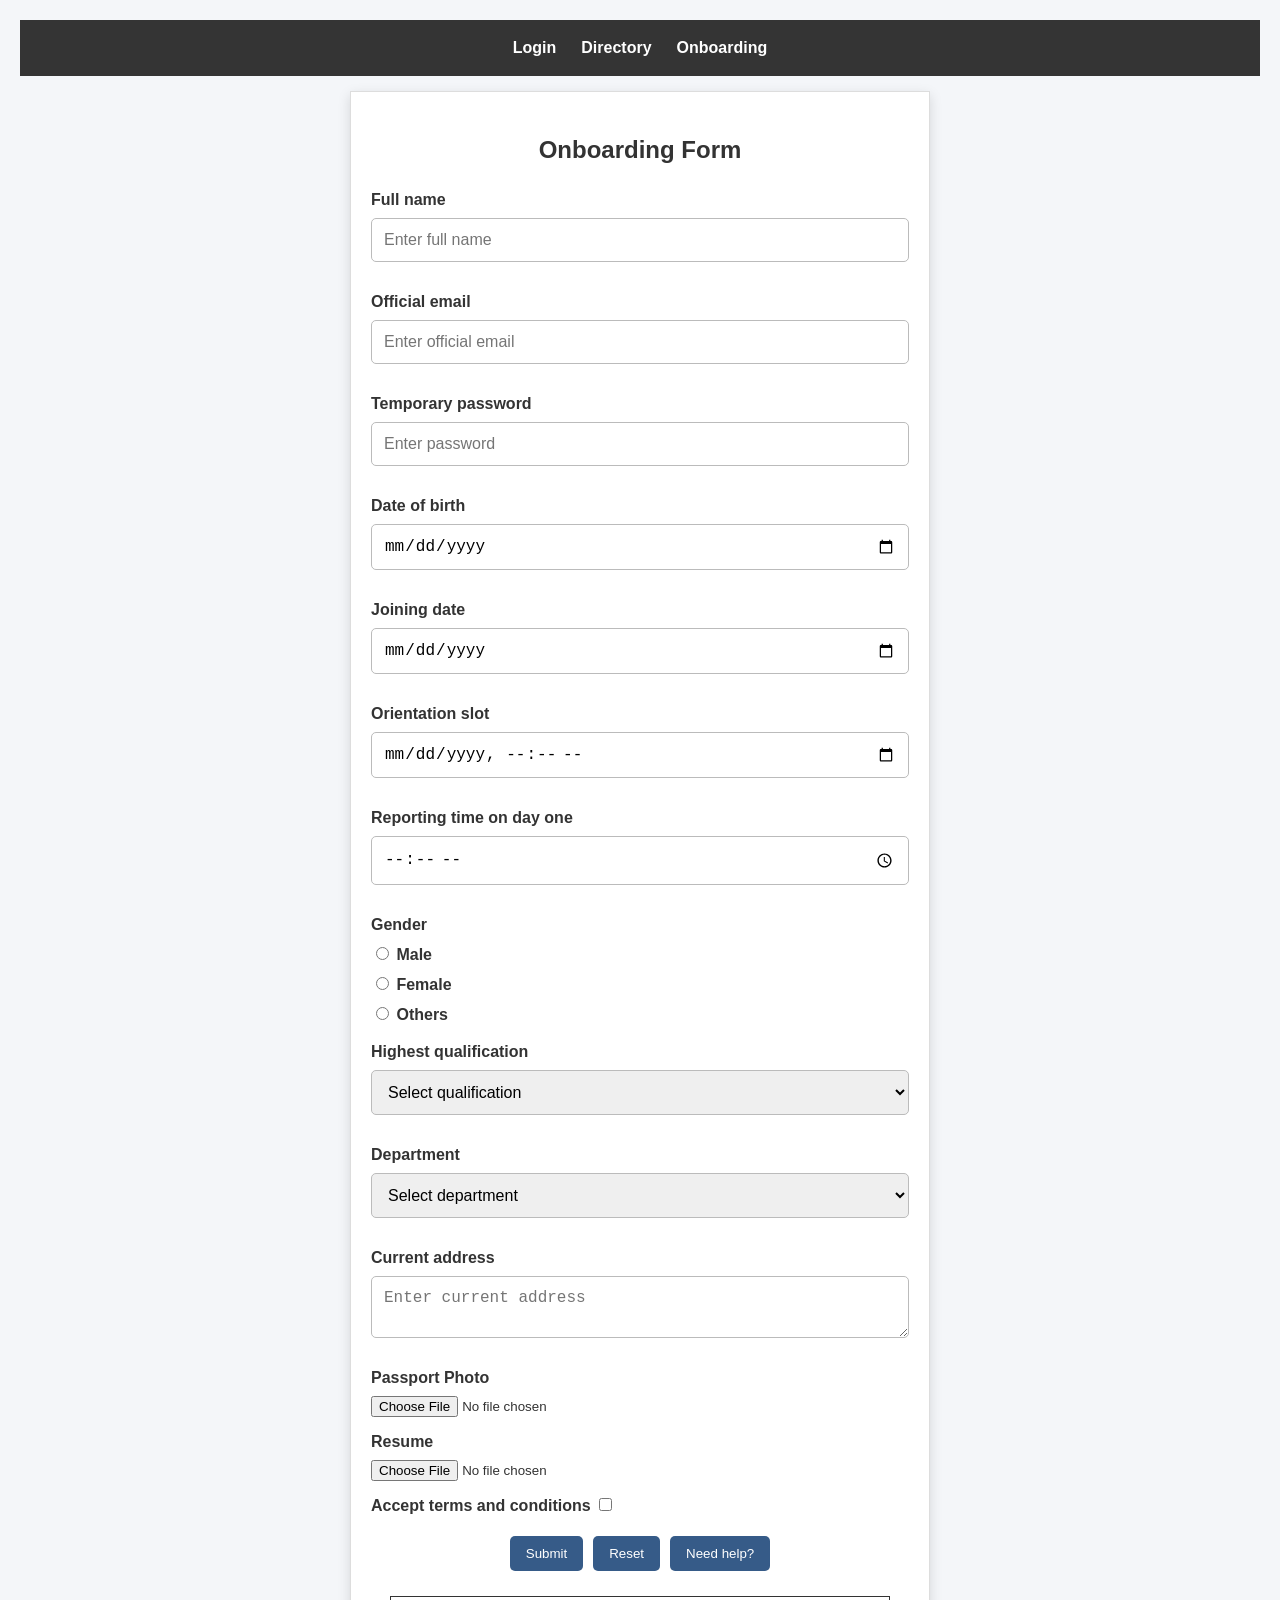
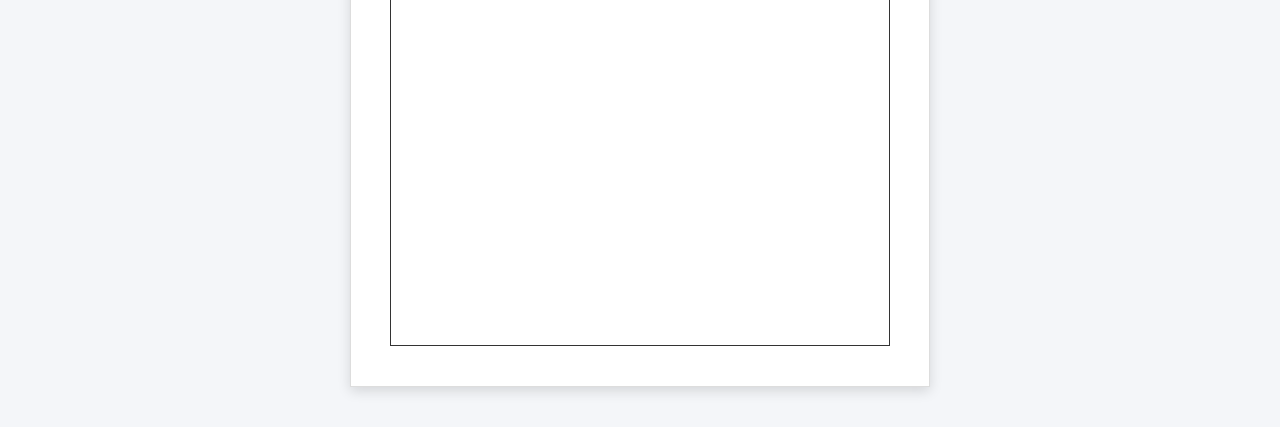
<file: Assignments/wpt/Samriddhi_Assignment2/hr-portal/onboarding.html>
<html>
  <head>
    <title>Onboarding Page</title>
    <meta charset="UTF-8" />
    <meta name="viewport" content="width=device-width, initial-scale=1.0" />
    <link rel="stylesheet" href="style.css" />
  </head>

  <body id="onboardingid">
    <nav id="main-nav">
      <a href="login.html">Login</a>
      <a href="directory.html">Directory</a>
      <a href="onboarding.html">Onboarding</a>
    </nav>

    <div id="pageid">
      <h2 id="headid">Onboarding Form</h2>

      <form id="formid" onsubmit="return validateForm();">
        <div class="formclass">
          <label>Full name</label>
          <input
            type="text"
            id="fullname"
            placeholder="Enter full name"
            class="inputclass"
          />
          <span id="nameerror" class="error"></span>
        </div>

        <div class="formclass">
          <label>Official email</label>
          <input
            type="text"
            id="email"
            placeholder="Enter official email"
            class="inputclass"
          />
          <span id="emailerror" class="error"></span>
        </div>

        <div class="formclass">
          <label>Temporary password</label>
          <input
            type="password"
            placeholder="Enter password"
            class="inputclass"
          />
        </div>

        <div class="formclass">
          <label>Date of birth</label>
          <input type="date" class="inputclass" />
        </div>

        <div class="formclass">
          <label>Joining date</label>
          <input type="date" class="inputclass" />
        </div>

        <div class="formclass">
          <label>Orientation slot</label>
          <input type="datetime-local" class="inputclass" />
        </div>

        <div class="formclass">
          <label>Reporting time on day one</label>
          <input type="time" class="inputclass" />
        </div>

        <div class="formclass">
          <label>Gender</label>
          <label><input type="radio" name="gender" value="male" /> Male</label>
          <label
            ><input type="radio" name="gender" value="female" /> Female</label
          >
          <label
            ><input type="radio" name="gender" value="others" /> Others</label
          >
        </div>

        <div class="formclass">
          <label>Highest qualification</label>
          <select id="qualification">
            <option value="">Select qualification</option>
            <option value="10">10th</option>
            <option value="12">12th</option>
            <option value="Graduation">Graduation</option>
            <option value="Post Graduation">Post Graduation</option>
          </select>
          <span id="qualerror" class="error"></span>
        </div>

        <div class="formclass">
          <label>Department</label>
          <select id="department">
            <option value="">Select department</option>
            <option value="IT">IT</option>
            <option value="CS">CS</option>
            <option value="Civil">Civil</option>
            <option value="Sales">Sales</option>
            <option value="Mechanical">Mechanical</option>
          </select>
          <span id="deperror" class="error"></span>
        </div>

        <div class="formclass">
          <label>Current address</label>
          <textarea
            placeholder="Enter current address"
            class="inputclass"
          ></textarea>
        </div>

        <div class="formclass">
          <label>Passport Photo</label>
          <input type="file" />
        </div>

        <div class="formclass">
          <label>Resume</label>
          <input type="file" />
        </div>

        <div class="formclass">
          <label
            >Accept terms and conditions
            <input type="checkbox" />
          </label>
        </div>

        <div class="formclass btnrow" style="margin: auto">
          <button type="submit" class="buttonclass">Submit</button>
          <button type="reset" class="buttonclass" onclick="clearStatus()">
            Reset
          </button>
          <button
            type="button"
            class="buttonclass"
            onclick="alert('Please fill the form and click Submit.')"
          >
            Need help?
          </button>
        </div>
      </form>

      <p id="status" style="text-align: center; margin: 15px"></p>

      <div id="mapid">
        <iframe
          src="https://www.google.com/maps/embed?pb=!1m18!1m12!1m3!1d7722824.148337995!2d68.510475025!3d19.067684200000006!2m3!1f0!2f0!3f0!3m2!1i1024!2i768!4f13.1!3m3!1m2!1s0x3be7c7886888f8aed%3A0xec6febe2bd5935!2sTechNova%20Imaging%20Systems%20(P)%20Limited!5e0!3m2!1sen!2sin!4v1792841507202!5m2!1sen!2sin"
          width="500"
          height="350"
          style="border: 1px solid"
          loading="lazy"
        >
        </iframe>
      </div>
    </div>

    <script src="js/onboarding.js"></script>
  </body>
</html>
</file>
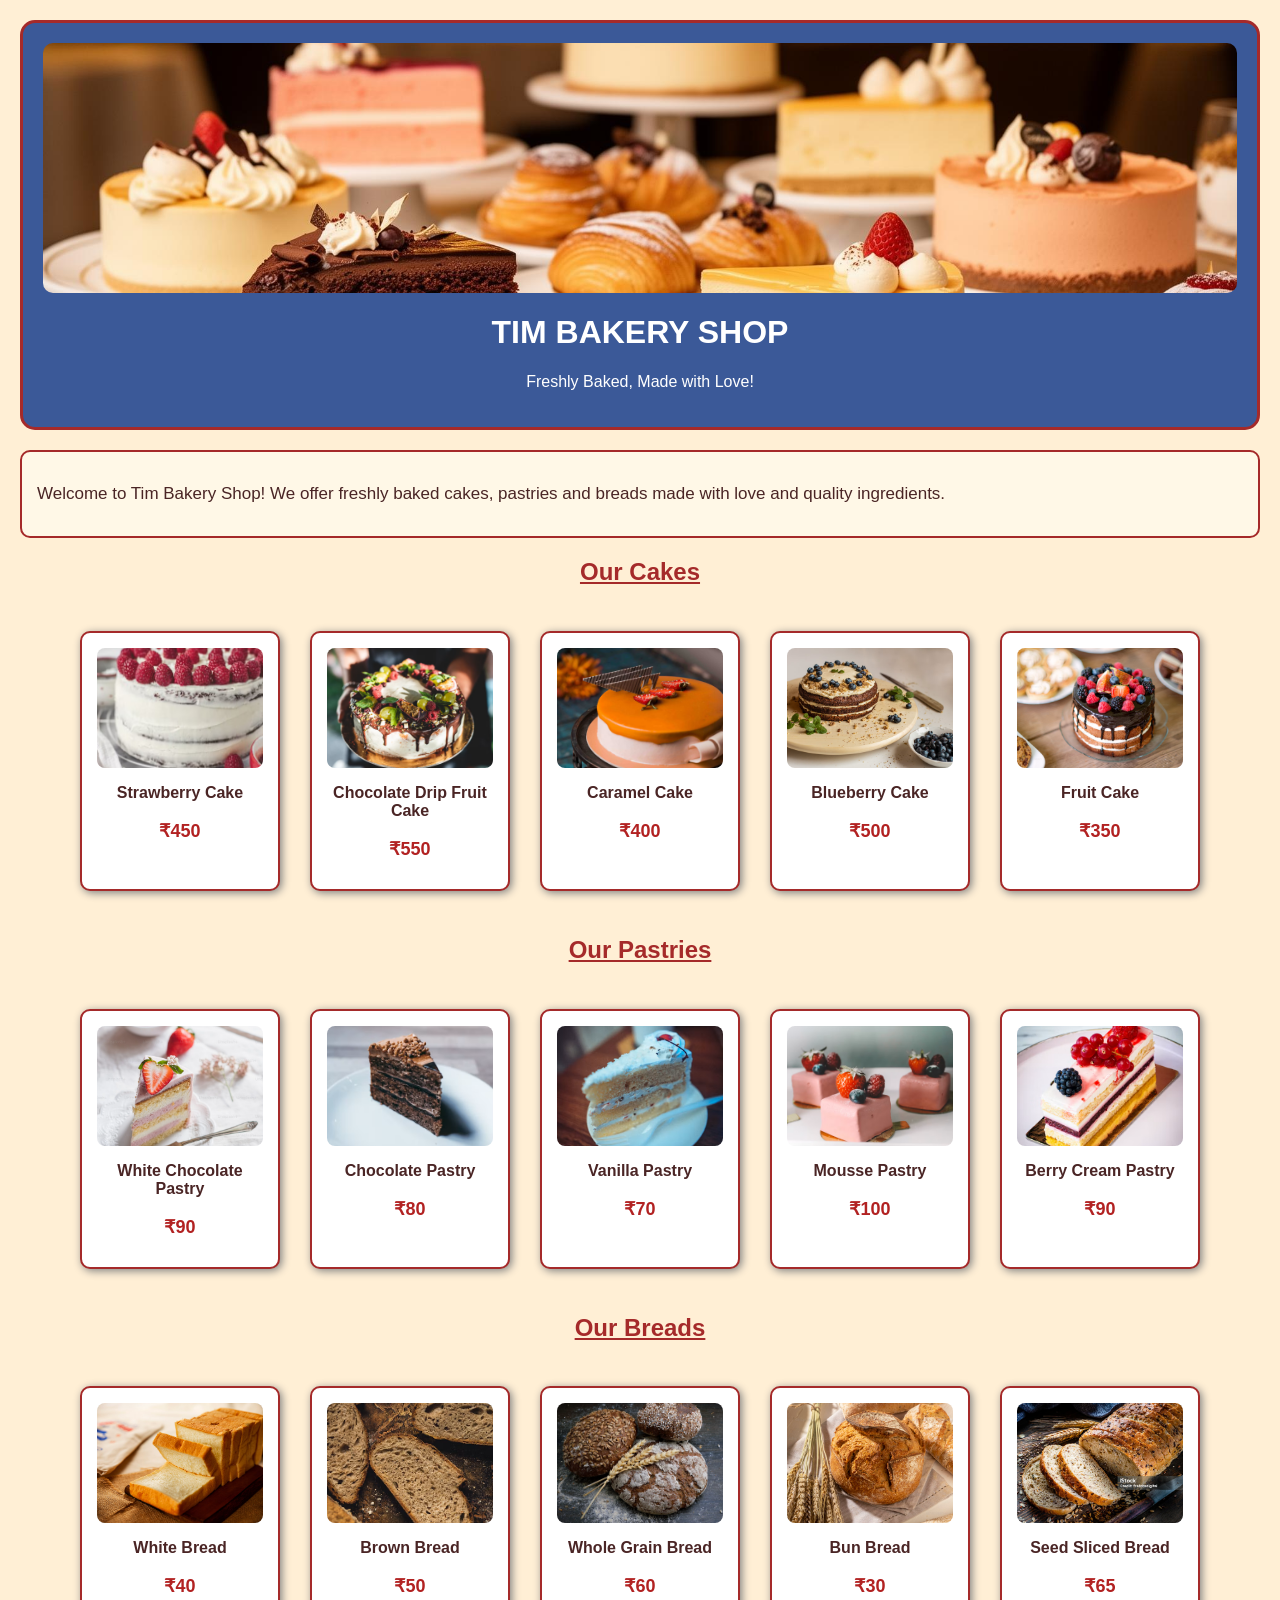
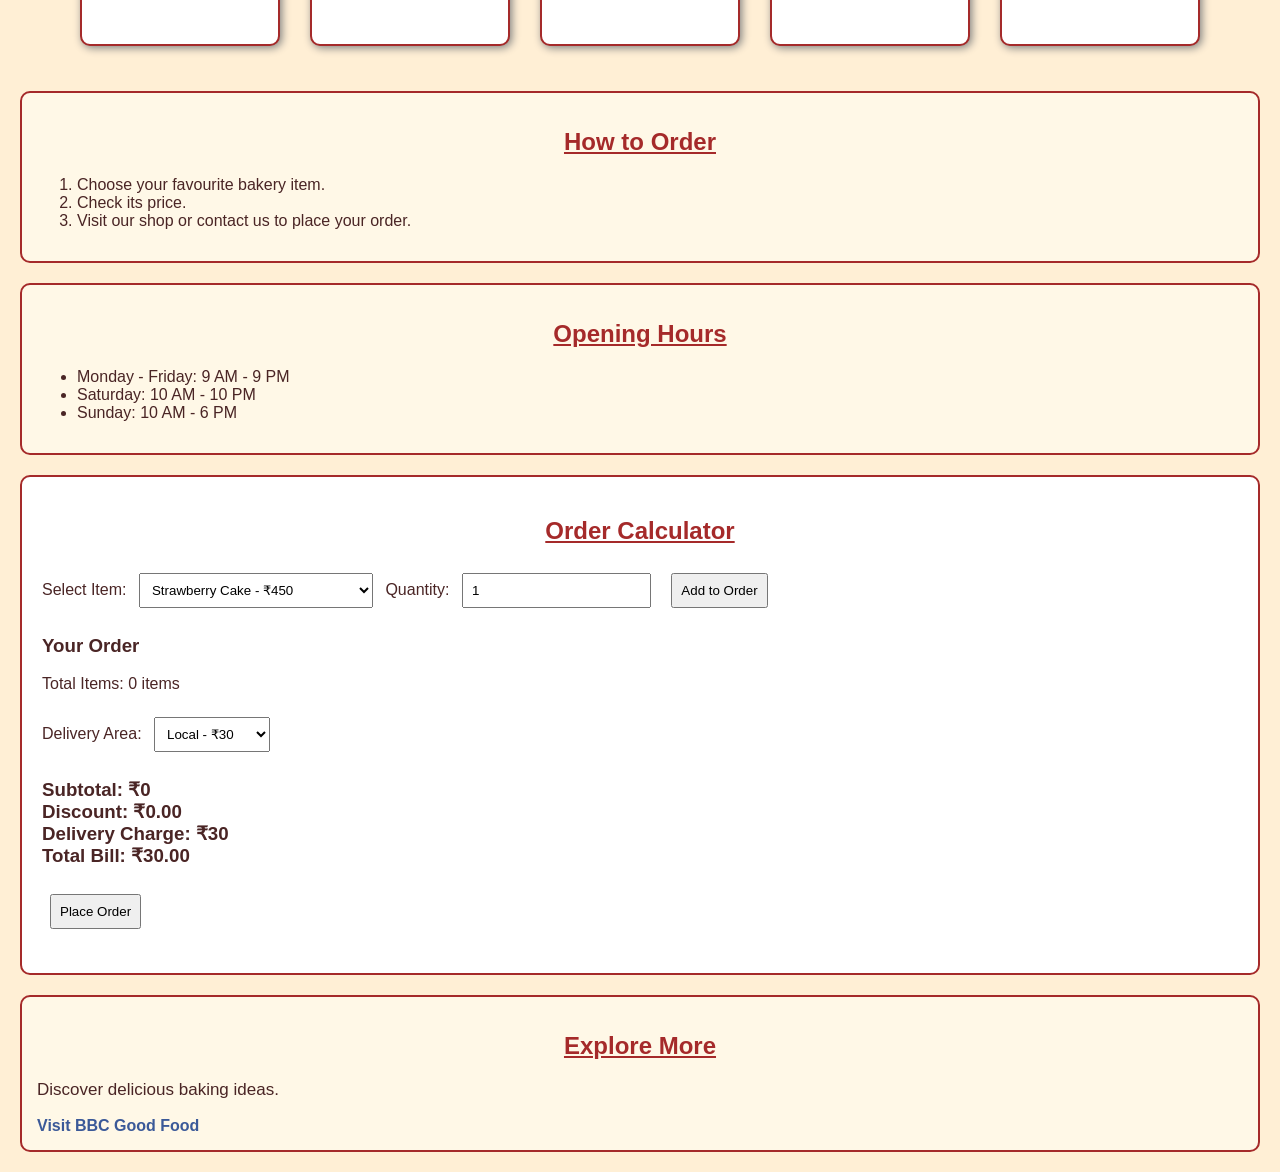
<file: Assignments/wpt/Samriddhi_Assignment2/landing-page/landing.html>
<html>
<head>
    <title>Tim Bakery Shop</title>
    <link rel="stylesheet" href="landing.css">

    <style>
        h1 {
            text-transform: uppercase;
        }

        #orderbox {
            background-color: white;
            padding: 20px;
            margin: 20px;
            border: 2px solid brown;
            border-radius: 10px;
        }

        #orderbox input, #orderbox select, #orderbox button {
            padding: 8px;
            margin: 8px;
        }

        #offer {
            color: red;
            font-weight: bold;
        }

        #error {
            color: red;
        }

        #result {
            color: green;
            font-weight: bold;
        }
    </style>
</head>

<body>

    <div id="banner">
        <img src="images/bakery.jpg" width="100%" height="250">
        <h1 style="color: white;">Tim Bakery Shop</h1>
        <p>Freshly Baked, Made with Love!</p>
    </div>

    <div class="info">
        <p>
            Welcome to Tim Bakery Shop! We offer
            freshly baked cakes, pastries and breads
            made with love and quality ingredients.
        </p>
    </div>

    <h2>Our Cakes</h2>

    <div id="cake">
        <div class="item-card">
            <img src="images/cake1.jpg">
            <h3>Strawberry Cake</h3>
            <p class="price">₹450</p>
        </div>

        <div class="item-card">
            <img src="images/cake2.avif">
            <h3>Chocolate Drip Fruit Cake</h3>
            <p class="price">₹550</p>
        </div>

        <div class="item-card">
            <img src="images/cake3.avif">
            <h3>Caramel Cake</h3>
            <p class="price">₹400</p>
        </div>

        <div class="item-card">
            <img src="images/cake4.avif">
            <h3>Blueberry Cake</h3>
            <p class="price">₹500</p>
        </div>

        <div class="item-card">
            <img src="images/cake5.avif">
            <h3>Fruit Cake</h3>
            <p class="price">₹350</p>
        </div>
    </div>

    <h2>Our Pastries</h2>

    <div id="pastry">
        <div class="item-card">
            <img src="images/pastry1.avif">
            <h3>White Chocolate Pastry</h3>
            <p class="price">₹90</p>
        </div>

        <div class="item-card">
            <img src="images/pastry2.avif">
            <h3>Chocolate Pastry</h3>
            <p class="price">₹80</p>
        </div>

        <div class="item-card">
            <img src="images/pastry3.avif">
            <h3>Vanilla Pastry</h3>
            <p class="price">₹70</p>
        </div>

        <div class="item-card">
            <img src="images/pastry4.avif">
            <h3>Mousse Pastry</h3>
            <p class="price">₹100</p>
        </div>

        <div class="item-card">
            <img src="images/pastry5.avif">
            <h3>Berry Cream Pastry</h3>
            <p class="price">₹90</p>
        </div>
    </div>

    <h2>Our Breads</h2>

    <div id="bread">
        <div class="item-card">
            <img src="images/White bread.avif">
            <h3>White Bread</h3>
            <p class="price">₹40</p>
        </div>

        <div class="item-card">
            <img src="images/Brown bread.avif">
            <h3>Brown Bread</h3>
            <p class="price">₹50</p>
        </div>

        <div class="item-card">
            <img src="images/Whole Grain bread.avif">
            <h3>Whole Grain Bread</h3>
            <p class="price">₹60</p>
        </div>

        <div class="item-card">
            <img src="images/Bun bread.avif">
            <h3>Bun Bread</h3>
            <p class="price">₹30</p>
        </div>

        <div class="item-card">
            <img src="images/Seed Sliced bread.jpg">
            <h3>Seed Sliced Bread</h3>
            <p class="price">₹65</p>
        </div>
    </div>

    <div class="info">
        <h2>How to Order</h2>
        <ol>
            <li>Choose your favourite bakery item.</li>
            <li>Check its price.</li>
            <li>Visit our shop or contact us to place your order.</li>
        </ol>
    </div>

    <div class="info">
        <h2>Opening Hours</h2>
        <ul>
            <li>Monday - Friday: 9 AM - 9 PM</li>
            <li>Saturday: 10 AM - 10 PM</li>
            <li>Sunday: 10 AM - 6 PM</li>
        </ul>
    </div>

    <div id="orderbox">
        <h2>Order Calculator</h2>

        <p id="offer"></p>

        <label>Select Item:</label>
        <select id="item"></select>

        <label>Quantity:</label>
        <input type="number" id="quantity" value="1" min="1">

        <button type="button" onclick="addOrder()">Add to Order</button>

        <p id="error"></p>

        <h3>Your Order</h3>
        <ul id="orderlist"></ul>

        <p id="itemcount">Total Items: 0</p>

        <label>Delivery Area:</label>
        <select id="area" onchange="showBill()">
            <option value="local">Local - ₹30</option>
            <option value="nearby">Nearby - ₹60</option>
            <option value="far">Far - ₹100</option>
        </select>

        <h3 id="bill">Total Bill: ₹0</h3>

        <button type="button" onclick="placeOrder()">Place Order</button>

        <p id="result"></p>
    </div>

    <div class="info">
        <h2>Explore More</h2>
        <p>Discover delicious baking ideas.</p>
        <a href="https://www.bbcgoodfood.com/" target="_blank">
            Visit BBC Good Food
        </a>
    </div>

    <script>
        let menu = [
            {id: 1, name: "Strawberry Cake", price: 450},
            {id: 2, name: "Chocolate Drip Fruit Cake", price: 550},
            {id: 3, name: "Caramel Cake", price: 400},
            {id: 4, name: "Blueberry Cake", price: 500},
            {id: 5, name: "Fruit Cake", price: 350},
            {id: 6, name: "White Chocolate Pastry", price: 90},
            {id: 7, name: "Chocolate Pastry", price: 80},
            {id: 8, name: "Vanilla Pastry", price: 70},
            {id: 9, name: "Mousse Pastry", price: 100},
            {id: 10, name: "Berry Cream Pastry", price: 90},
            {id: 11, name: "White Bread", price: 40},
            {id: 12, name: "Brown Bread", price: 50},
            {id: 13, name: "Whole Grain Bread", price: 60},
            {id: 14, name: "Bun Bread", price: 30},
            {id: 15, name: "Seed Sliced Bread", price: 65}
        ];

        let cart = [];
        let count = 1;

        let dropdown = document.getElementById("item");

        menu.forEach(function(product) {
            let option = document.createElement("option");
            option.value = product.id;
            option.innerHTML = product.name + " - ₹" + product.price;
            dropdown.appendChild(option);
        });

        function addOrder() {
            let id = parseInt(document.getElementById("item").value);
            let quantity = Number(document.getElementById("quantity").value);

            if (!Number.isInteger(quantity) || quantity <= 0) {
                document.getElementById("error").innerHTML =
                    "Please enter a valid quantity.";
                return;
            }

            document.getElementById("error").innerHTML = "";

            let product = menu.find(function(item) {
                return item.id === id;
            });

            let order = {
                id: product.id,
                name: product.name,
                price: product.price,
                quantity: quantity,
                lineId: count
            };

            count++;
            cart.push(order);

            document.getElementById("quantity").value = 1;

            showOrders();
            showBill();
        }

        function showOrders() {
            let list = document.getElementById("orderlist");
            list.innerHTML = "";

            cart.forEach(function(order) {
                let li = document.createElement("li");

                li.innerHTML = order.name + " x " + order.quantity +
                    " = ₹" + (order.price * order.quantity) + " ";

                let btn = document.createElement("button");
                btn.innerHTML = "Remove";

                btn.onclick = function() {
                    cart = cart.filter(function(item) {
                        return item.lineId !== order.lineId;
                    });

                    showOrders();
                    showBill();
                };

                li.appendChild(btn);
                list.appendChild(li);
            });
        }

        function applyRule(amount, rule) {
            return rule(amount);
        }

        function showBill() {
            let subtotal = cart.reduce(function(total, order) {
                return total + order.price * order.quantity;
            }, 0);

            let totalItems = cart.reduce(function(total, order) {
                return total + order.quantity;
            }, 0);

            let itemText = totalItems === 1 ? "item" : "items";

            document.getElementById("itemcount").innerHTML =
                "Total Items: " + totalItems + " " + itemText;

            let area = document.getElementById("area").value;
            let delivery = 30;

            if (area === "nearby") {
                delivery = 60;
            } else if (area === "far") {
                delivery = 100;
            }

            let discount = 0;

            if (subtotal >= 2000) {
                discount = applyRule(subtotal, function(amount) {
                    return amount * 0.15;
                });
            } else if (subtotal >= 1000) {
                discount = applyRule(subtotal, function(amount) {
                    return amount * 0.10;
                });
            } else if (subtotal >= 500) {
                discount = applyRule(subtotal, function(amount) {
                    return amount * 0.05;
                });
            }

            let total = subtotal - discount + delivery;

            document.getElementById("bill").innerHTML =
                "Subtotal: ₹" + subtotal +
                "<br>Discount: ₹" + discount.toFixed(2) +
                "<br>Delivery Charge: ₹" + delivery +
                "<br>Total Bill: ₹" + total.toFixed(2);
        }

        function makeOrder() {
            return new Promise(function(resolve, reject) {
                setTimeout(function() {
                    if (cart.length === 0) {
                        reject("Please add an item to your order first.");
                    } else {
                        resolve("Order placed successfully! Order Number: " +
                            Math.floor(Math.random() * 10000));
                    }
                }, 2000);
            });
        }

        async function placeOrder() {
            document.getElementById("result").innerHTML =
                "Placing your order...";

            try {
                let message = await makeOrder();
                document.getElementById("result").innerHTML = message;
            } catch (error) {
                document.getElementById("result").innerHTML = error;
            }
        }

        setTimeout(function() {
            document.getElementById("offer").innerHTML =
                "Special Offer: Get 15% off on orders above ₹2000!";
        }, 3000);

        showBill();
    </script>

</body>
</html>
</file>
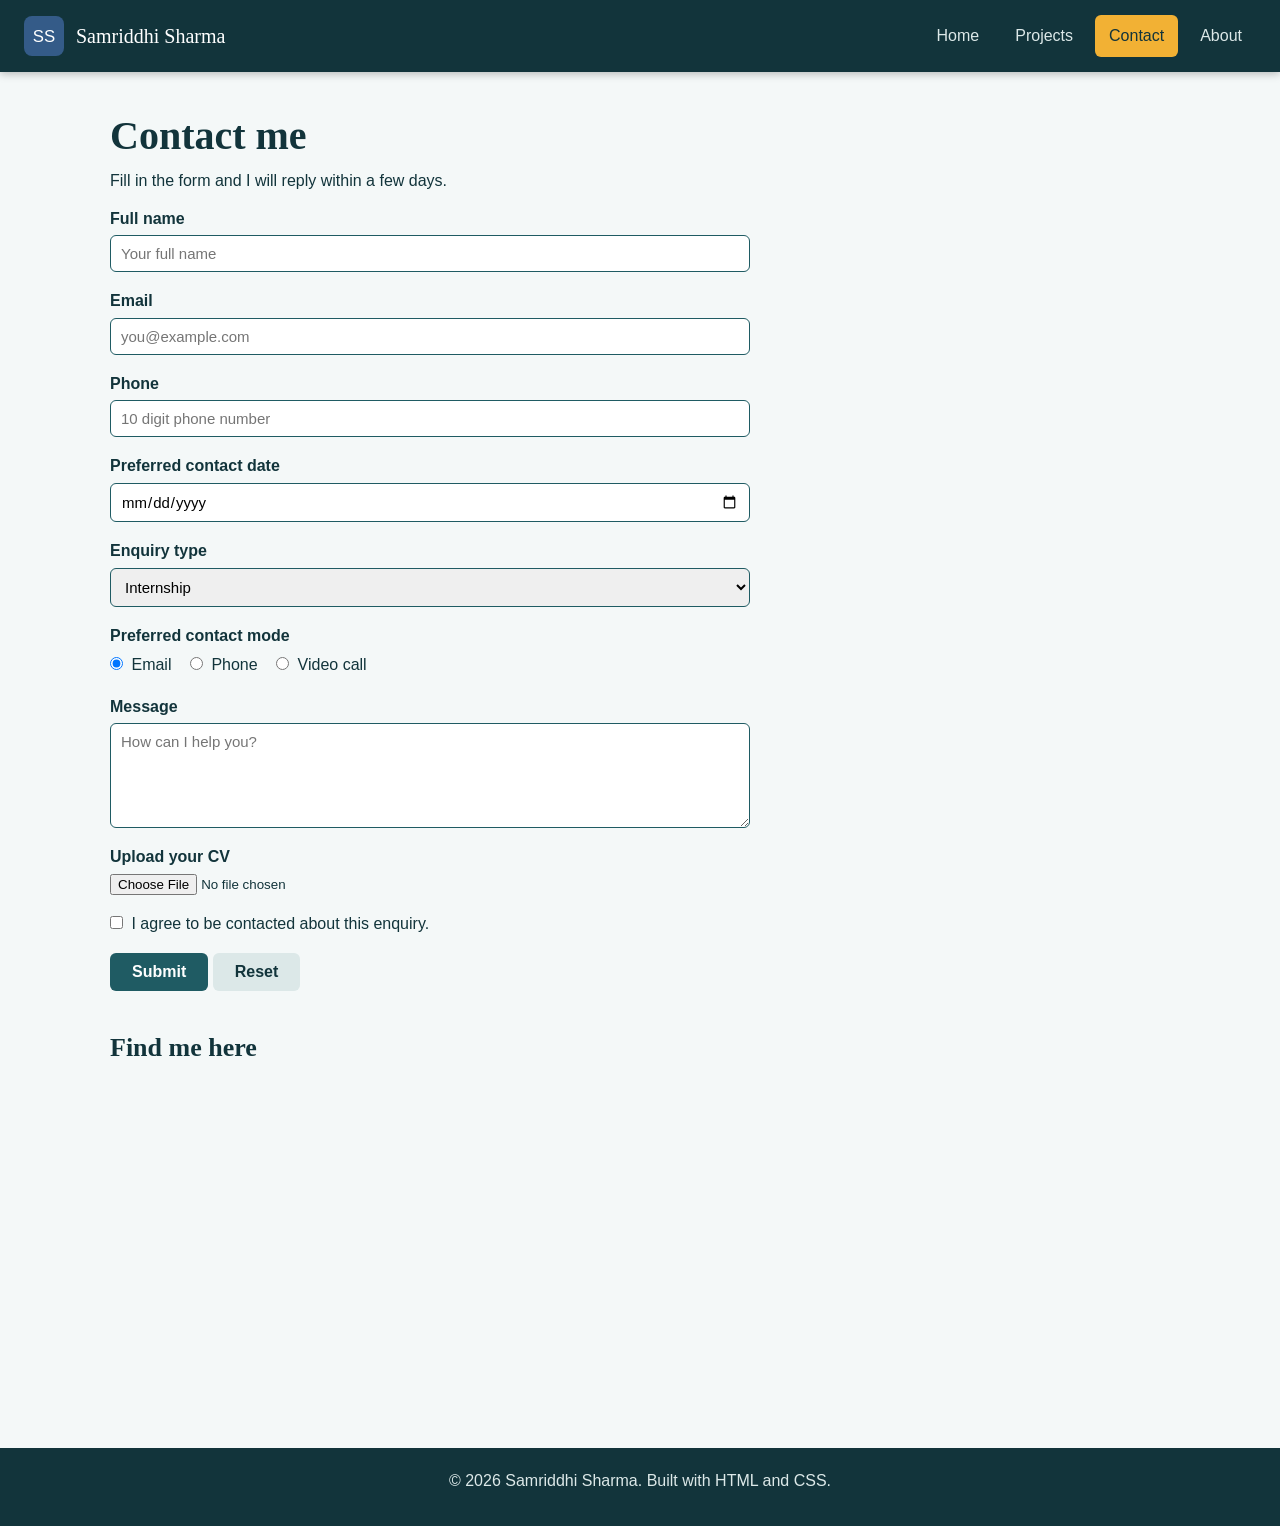
<file: Assignments/wpt/Samriddhi_Assignment2/portfolio/contact.html>
<html>
<head>
  <meta charset="UTF-8">
  <meta name="viewport" content="width=device-width, initial-scale=1.0">
  <title>Contact | Samriddhi Sharma</title>
  <link rel="stylesheet" href="style.css">
</head>
<body>
  <header id="site-header">
    <a class="brand" href="index.html">
      <img src="images/logo.svg" alt="Site logo" width="40" height="40">
      <span>Samriddhi Sharma</span>
    </a>
    <nav>
      <ul id="main-nav">
        <li><a href="index.html">Home</a></li>
        <li><a href="projects.html">Projects</a></li>
        <li><a href="contact.html" class="active">Contact</a></li>
        <li><a href="index.html#about-me">About</a></li>
        
      </ul>
    </nav>
  </header>

  <main>
    <h1>Contact me</h1>
    <p>Fill in the form and I will reply within a few days.</p>

    <form id="contact-form" onsubmit="return validate()" novalidate>

      <div class="form-row">
        <label for="full-name">Full name</label>
        <input type="text" id="full-name" name="full-name" placeholder="Your full name" onkeyup="validateName()">
        <span class="error-span" id="name-error"></span>
      </div>

      <div class="form-row">
        <label for="email">Email</label>
        <input type="text" id="email" name="email" placeholder="you@example.com" onkeyup="validateEmail()">
        <span class="error-span" id="email-error"></span>
      </div>

      <div class="form-row">
        <label for="phone">Phone</label>
        <input type="text" id="phone" name="phone" placeholder="10 digit phone number">
        <span class="error-span" id="phone-error"></span>
      </div>

      <div class="form-row">
        <label for="contact-date">Preferred contact date</label>
        <input type="date" id="contact-date" name="contact-date">
      </div>

      <div class="form-row">
        <label for="enquiry-type">Enquiry type</label>
        <select id="enquiry-type" name="enquiry-type">
          <option value="internship">Internship</option>
          <option value="job">Job opportunity</option>
          <option value="collaboration">Project collaboration</option>
          <option value="other">Other</option>
        </select>
      </div>

      <div class="form-row" id="contact-mode-group">
        <label>Preferred contact mode</label>
        <input type="radio" id="mode-email" name="contact-mode" value="email" checked>
        <label class="inline-label" for="mode-email">Email</label>
        <input type="radio" id="mode-phone" name="contact-mode" value="phone">
        <label class="inline-label" for="mode-phone">Phone</label>
        <input type="radio" id="mode-video" name="contact-mode" value="video">
        <label class="inline-label" for="mode-video">Video call</label>
      </div>

      <div class="form-row">
        <label for="message">Message</label>
        <textarea id="message" name="message" rows="5" placeholder="How can I help you?"></textarea>
        <span class="error-span" id="message-error"></span>
      </div>

      <div class="form-row">
        <label for="cv-upload">Upload your CV</label>
        <input type="file" id="cv-upload" name="cv-upload">
      </div>

      <div class="form-row">
        <input type="checkbox" id="consent" name="consent" value="yes" required>
        <label class="inline-label" for="consent">I agree to be contacted about this enquiry.</label>
      </div>

      <button type="submit" class="btn" id="submit-btn">Submit</button>
      <button type="reset" class="btn" id="reset-btn">Reset</button>
    </form>

    <p id="thank-you" class="success-message"></p>

    <div id="map-box">
      <h2>Find me here</h2>
      <iframe id="location-map" title="Map of my city" src="https://www.google.com/maps/embed?pb=!1m18!1m12!1m3!1d14879.996714063884!2d81.35197825488814!3d21.19219159342586!2m3!1f0!2f0!3f0!3m2!1i1024!2i768!4f13.1!3m3!1m2!1s0x3a292317dc6c74b7%3A0xec295e14981e05bd!2sSector%204%2C%20Bhilai%2C%20Chhattisgarh!5e0!3m2!1sen!2sin!4v1793007652725!5m2!1sen!2sin" width="600" height="450" style="border:0;" allowfullscreen="" loading="lazy" referrerpolicy="strict-origin-when-cross-origin"></iframe>
    </div>
  </main>

  <footer id="site-footer">
    <p>&copy; 2026 Samriddhi Sharma. Built with HTML and CSS.</p>
  </footer>
  <script src="js/contact.js"></script>
</body>
</html>
</file>
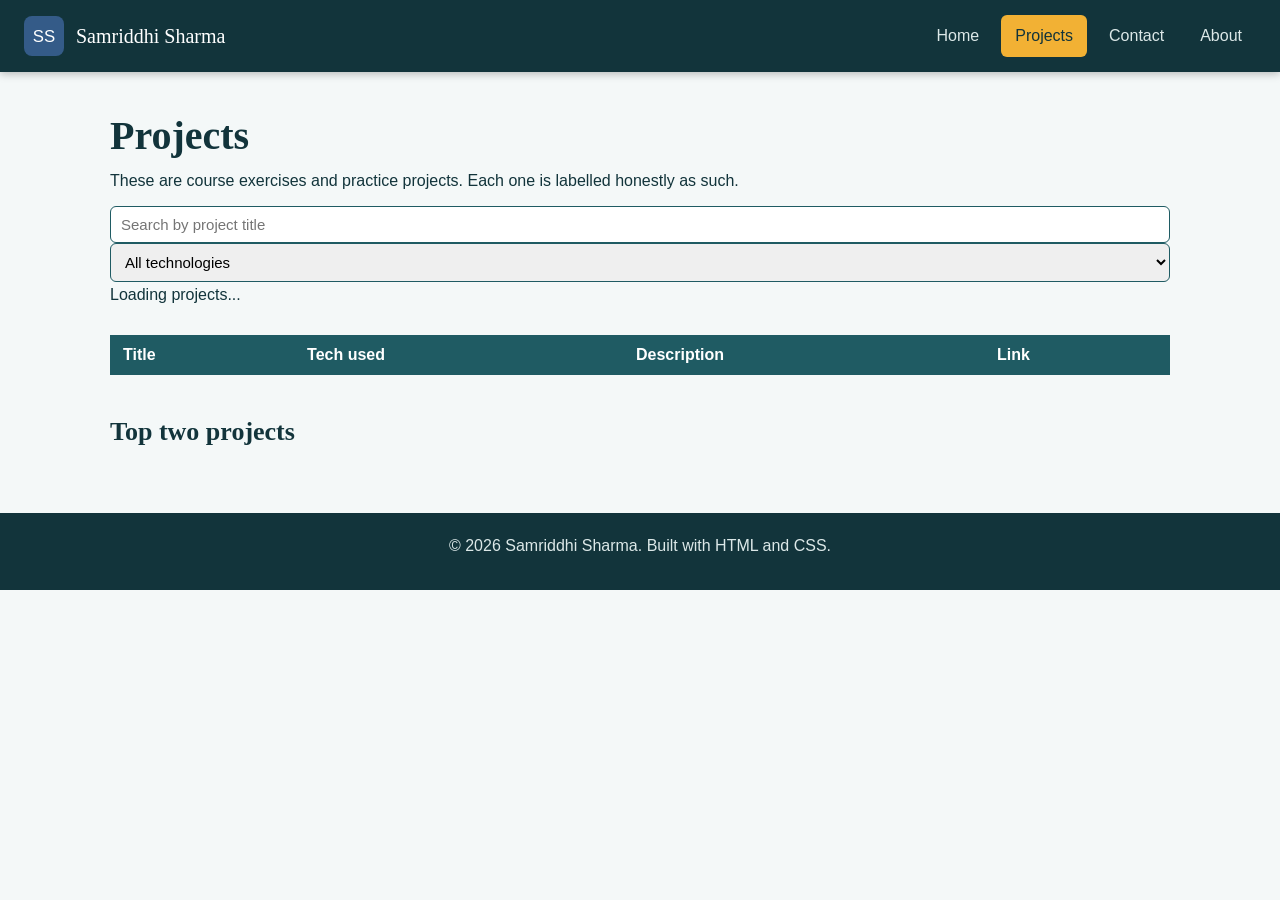
<file: Assignments/wpt/Samriddhi_Assignment2/portfolio/projects.html>
<html>
<head>
  <meta charset="UTF-8">
  <meta name="viewport" content="width=device-width, initial-scale=1.0">
  <title>Projects | Samriddhi Sharma</title>
  <link rel="stylesheet" href="style.css">
  

</head>
<body>
  <header id="site-header">
    <a class="brand" href="index.html">
      <img src="images/logo.svg" alt="Site logo" width="40" height="40">
      <span>Samriddhi Sharma</span>
    </a>
    <nav>
      <ul id="main-nav">
        <li><a href="index.html">Home</a></li>
        <li><a href="projects.html" class="active">Projects</a></li>
        <li><a href="contact.html">Contact</a></li>
        <li><a href="index.html#about-me">About</a></li>
        
      </ul>
    </nav>
  </header>

  <main>
    <h1>Projects</h1>
    <p id="projects-intro">These are course exercises and practice projects. Each one is labelled honestly as such.</p>

    <div class="project-controls">
      <input type="text" id="project-search" placeholder="Search by project title" onkeyup="filterProjects()">
      <select id="tech-filter" onchange="filterProjects()"><option value="all">All technologies</option></select>
    </div>
    <p id="project-count">Loading projects...</p>
    <p id="project-error" class="error-span"></p>
    <div class="table-wrap">
      <table id="project-table">
        <thead>
          <tr>
            <th>Title</th>
            <th>Tech used</th>
            <th>Description</th>
            <th>Link</th>
          </tr>
        </thead>
        <tbody id="project-body"></tbody>
      </table>
    </div>

    <h2>Top two projects</h2>
    <div class="project-cards" id="top-projects"></div>
  </main>

  <footer id="site-footer">
    <p>&copy; 2026 Samriddhi Sharma. Built with HTML and CSS.</p>
  </footer>
  <script src="js/projects.js"></script>
</body>
</html>
</file>
<file: Assignments/wpt/assignment1/portfolio/css/style.css>
/* Order of precedence (strongest first):
   1. inline style=""
   2. id selector (#main-nav)
   3. class selector (.card)
   4. tag selector (p, h1, table)
   5. universal selector (*)
   If two rules are equally strong, the one written later wins. */

* {
  margin: 0;
  padding: 0;
  box-sizing: border-box;
}

body {
  font-family: Arial, sans-serif;
  line-height: 1.6;
  color: #12343B;
  background-color: #F4F8F8;
  padding-top: 80px;
}

h1 { font-family: Georgia, serif; font-size: 40px; }
h2 { font-family: Georgia, serif; font-size: 26px; margin-bottom: 10px; }
h3 { font-family: Georgia, serif; font-size: 19px; margin-bottom: 8px; }
p  { margin-bottom: 12px; }
ul, ol { padding-left: 22px; }
a  { color: #1F5B63; }
img { max-width: 100%; }

main {
  max-width: 1100px;
  margin: 0 auto;
  padding: 24px 20px 50px;
}

footer {
  text-align: center;
  padding: 20px;
  background-color: #12343B;
  color: #DCE8E8;
}

/* position: absolute is placed inside its nearest relative parent and scrolls
   with the page. position: fixed is placed against the browser window and stays
   there while scrolling. */
#site-header {
  position: fixed;
  top: 0;
  left: 0;
  right: 0;
  z-index: 100;
  height: 72px;
  display: flex;
  justify-content: space-between;
  align-items: center;
  padding: 0 24px;
  background-color: #12343B;
  box-shadow: 0 2px 8px rgba(0, 0, 0, 0.25);
}

.brand {
  display: flex;
  align-items: center;
  gap: 12px;
  text-decoration: none;
  color: white;
}
.brand img { width: 40px; height: 40px; }
.brand span { font-family: Georgia, serif; font-size: 20px; }

#main-nav {
  display: flex;
  gap: 8px;
  list-style: none;
}
#main-nav a {
  display: block;
  padding: 8px 14px;
  border-radius: 6px;
  color: #DCE8E8;
  text-decoration: none;
  transition: background-color 0.3s, color 0.3s;
}
#main-nav a:hover,
#main-nav a.active {
  background-color: #F2B134;
  color: #12343B;
}

.btn {
  display: inline-block;
  padding: 10px 22px;
  border: none;
  border-radius: 6px;
  background-color: #F2B134;
  color: #12343B;
  font-size: 16px;
  font-weight: bold;
  text-decoration: none;
  cursor: pointer;
  transition: background-color 0.3s, transform 0.2s;
}
.btn:hover {
  background-color: #D9971A;
  transform: translateY(-2px);
}

#hero {
  text-align: center;
  padding: 70px 20px;
  color: white;
  background: linear-gradient(135deg, #12343B, #1F5B63);
  border-radius: 14px;
}
#hero p { max-width: 640px; margin: 14px auto 24px; }
.tagline { color: #F2B134; font-weight: bold; }

.middle-row {
  display: flex;
  gap: 24px;
  margin: 32px 0;
  flex-wrap: wrap;
}
#subscribe-box {
  flex: 1;
  min-width: 240px;
  padding: 20px;
  background-color: #DCE8E8;
  border-radius: 12px;
}
#about-me {
  flex: 3;
  min-width: 300px;
  padding: 20px;
  background-color: white;
  border: 1px solid #DCE8E8;
  border-radius: 12px;
}
.profile-photo {
  float: right;
  margin: 0 0 12px 20px;
  border-radius: 50%;
  object-fit: cover;
  object-position: center 20%;
  border: 3px solid #F2B134;
}

.card-row {
  display: flex;
  justify-content: space-between;
  gap: 20px;
  flex-wrap: wrap;
}

.card {
  position: relative;
  width: 31%;
  min-width: 250px;
  border: 2px solid #DCE8E8;
  border-radius: 12px;
  padding: 20px;
  margin: 10px 0;
  background-color: white;
  transition: border-color 0.3s, transform 0.3s;
}
.card:hover {
  border-color: #1F5B63;
  transform: translateY(-4px);
}
.card-icon {
  display: block;
  width: 56px;
  height: 56px;
  margin-bottom: 10px;
}
.badge {
  position: absolute;
  top: -10px;
  right: 12px;
  padding: 2px 10px;
  border-radius: 20px;
  background-color: #F2B134;
  color: #12343B;
  font-size: 13px;
  font-weight: bold;
}

.table-wrap { overflow-x: auto; }

#project-table {
  width: 100%;
  border-collapse: collapse;
  margin: 16px 0 36px;
  background-color: white;
}
#project-table th,
#project-table td {
  border: 1px solid #1F5B63;
  padding: 10px 12px;
  text-align: left;
  vertical-align: top;
}
#project-table th {
  background-color: #1F5B63;
  color: white;
}
#project-table tr:hover td { background-color: #EAF2F2; }

.project-cards {
  display: flex;
  justify-content: space-between;
  gap: 24px;
  flex-wrap: wrap;
}
.project-cards .card { width: auto; min-width: 260px; }
#project-card-1 { flex: 2; }
#project-card-2 { flex: 1; }

#contact-form { max-width: 640px; }
.form-row { margin-bottom: 16px; }

label {
  display: block;
  font-weight: bold;
  margin-bottom: 4px;
}
.inline-label {
  display: inline;
  font-weight: normal;
  margin: 0 14px 0 4px;
}

input[type="text"],
input[type="email"],
input[type="date"],
select,
textarea {
  width: 100%;
  padding: 9px 10px;
  border: 1px solid #1F5B63;
  border-radius: 6px;
  font-size: 15px;
  font-family: inherit;
}

#submit-btn {
  background-color: #1F5B63;
  color: white;
}
#submit-btn:hover { background-color: #12343B; }
#reset-btn { background-color: #DCE8E8; }
#reset-btn:hover { background-color: #C5D6D6; }

#map-box { margin-top: 36px; }
#map-box iframe {
  width: 100%;
  height: 320px;
  border: 2px solid #DCE8E8;
  border-radius: 12px;
}

@media (max-width: 640px) {
  #site-header { height: auto; flex-direction: column; padding: 8px 12px; }
  body { padding-top: 120px; }
  h1 { font-size: 30px; }
}
</file>
<file: Assignments/wpt/Samriddhi_Assignment2/portfolio/style.css>
* {
  margin: 0;
  padding: 0;
  box-sizing: border-box;
}

body {
  font-family: Arial, sans-serif;
  line-height: 1.6;
  color: #12343B;
  background-color: #F4F8F8;
  padding-top: 80px;
}

h1 { font-family: Georgia, serif; font-size: 40px; }
h2 { font-family: Georgia, serif; font-size: 26px; margin-bottom: 10px; }
h3 { font-family: Georgia, serif; font-size: 19px; margin-bottom: 8px; }
p  { margin-bottom: 12px; }
ul, ol { padding-left: 22px; }
a  { color: #1F5B63; }
img { max-width: 100%; }

main {
  max-width: 1100px;
  margin: 0 auto;
  padding: 24px 20px 50px;
}

footer {
  text-align: center;
  padding: 20px;
  background-color: #12343B;
  color: #DCE8E8;
}

#site-header {
  position: fixed;
  top: 0;
  left: 0;
  right: 0;
  z-index: 100;
  height: 72px;
  display: flex;
  justify-content: space-between;
  align-items: center;
  padding: 0 24px;
  background-color: #12343B;
  box-shadow: 0 2px 8px rgba(0, 0, 0, 0.25);
}

.brand {
  display: flex;
  align-items: center;
  gap: 12px;
  text-decoration: none;
  color: white;
}
.brand img { width: 40px; height: 40px; }
.brand span { font-family: Georgia, serif; font-size: 20px; }

#main-nav {
  display: flex;
  gap: 8px;
  list-style: none;
}
#main-nav a {
  display: block;
  padding: 8px 14px;
  border-radius: 6px;
  color: #DCE8E8;
  text-decoration: none;
  transition: background-color 0.3s, color 0.3s;
}
#main-nav a:hover,
#main-nav a.active {
  background-color: #F2B134;
  color: #12343B;
}

.btn {
  display: inline-block;
  padding: 10px 22px;
  border: none;
  border-radius: 6px;
  background-color: #F2B134;
  color: #12343B;
  font-size: 16px;
  font-weight: bold;
  text-decoration: none;
  cursor: pointer;
  transition: background-color 0.3s, transform 0.2s;
}
.btn:hover {
  background-color: #D9971A;
  transform: translateY(-2px);
}

#hero {
  text-align: center;
  padding: 70px 20px;
  color: white;
  background: linear-gradient(135deg, #12343B, #1F5B63);
  border-radius: 14px;
}
#hero p { max-width: 640px; margin: 14px auto 24px; }
.tagline { color: #F2B134; font-weight: bold; }

.middle-row {
  display: flex;
  gap: 24px;
  margin: 32px 0;
  flex-wrap: wrap;
}
#subscribe-box {
  flex: 1;
  min-width: 240px;
  padding: 20px;
  background-color: #DCE8E8;
  border-radius: 12px;
}
#about-me {
  flex: 3;
  min-width: 300px;
  padding: 20px;
  background-color: white;
  border: 1px solid #DCE8E8;
  border-radius: 12px;
}
.profile-photo {
  float: right;
  margin: 0 0 12px 20px;
  border-radius: 50%;
  object-fit: cover;
  object-position: center 20%;
  border: 3px solid #F2B134;
}

.card-row {
  display: flex;
  justify-content: space-between;
  gap: 20px;
  flex-wrap: wrap;
}

.card {
  position: relative;
  width: 31%;
  min-width: 250px;
  border: 2px solid #DCE8E8;
  border-radius: 12px;
  padding: 20px;
  margin: 10px 0;
  background-color: white;
  transition: border-color 0.3s, transform 0.3s;
}
.card:hover {
  border-color: #1F5B63;
  transform: translateY(-4px);
}
.card-icon {
  display: block;
  width: 56px;
  height: 56px;
  margin-bottom: 10px;
}
.badge {
  position: absolute;
  top: -10px;
  right: 12px;
  padding: 2px 10px;
  border-radius: 20px;
  background-color: #F2B134;
  color: #12343B;
  font-size: 13px;
  font-weight: bold;
}

.table-wrap { overflow-x: auto; }

#project-table {
  width: 100%;
  border-collapse: collapse;
  margin: 16px 0 36px;
  background-color: white;
}
#project-table th,
#project-table td {
  border: 1px solid #1F5B63;
  padding: 10px 12px;
  text-align: left;
  vertical-align: top;
}
#project-table th {
  background-color: #1F5B63;
  color: white;
}
#project-table tr:hover td { background-color: #EAF2F2; }

.project-cards {
  display: flex;
  justify-content: space-between;
  gap: 24px;
  flex-wrap: wrap;
}
.project-cards .card { width: auto; min-width: 260px; }
#project-card-1 { flex: 2; }
#project-card-2 { flex: 1; }

#contact-form { max-width: 640px; }
.form-row { margin-bottom: 16px; }

label {
  display: block;
  font-weight: bold;
  margin-bottom: 4px;
}
.inline-label {
  display: inline;
  font-weight: normal;
  margin: 0 14px 0 4px;
}

input[type="text"],
input[type="email"],
input[type="date"],
select,
textarea {
  width: 100%;
  padding: 9px 10px;
  border: 1px solid #1F5B63;
  border-radius: 6px;
  font-size: 15px;
  font-family: inherit;
}

#submit-btn {
  background-color: #1F5B63;
  color: white;
}
#submit-btn:hover { background-color: #12343B; }
#reset-btn { background-color: #DCE8E8; }
#reset-btn:hover { background-color: #C5D6D6; }

#map-box { margin-top: 36px; }
#map-box iframe {
  width: 100%;
  height: 320px;
  border: 2px solid #DCE8E8;
  border-radius: 12px;
}

@media (max-width: 640px) {
  #site-header { height: auto; flex-direction: column; padding: 8px 12px; }
  body { padding-top: 120px; }
  h1 { font-size: 30px; }
}
</file>
<file: Assignments/wpt/assignment1/HR portal/style.css>
/* directory */
#tableid{
    margin:auto;
    background-color:white;
    height:280px;
    width:480px;
 
}
body{
    background-color:rgb(245, 245, 148);
}
/* p {
    text-align: center;
    color: black;
    
} */
#pid{
    text-align: center; 
    justify-content: center;
}

/*login */
/* * {
  padding: 0px;
  margin: 0px;
  box-sizing: border-box;
} */
#loginid{
  display: flex;
  justify-content: center;
}
#login-form {
  height: 300px;
  width: 400px;
  text-align: center;
  /* margin:90px auto; */
  border: 2px solid;
  border-radius: 0 0 10px 10px;
  background: white;
}
.form-input {
  margin-bottom: 20px;
  width: 160px;
  border-width: 0;
  outline: none;
  border: 1px solid gray;
  padding: 8px;
  border-radius: 5px;

}
#username #pswd input{
    width:100%;
    border: 1px solid;
    border-radius: 4px;
    box-sizing: border-box;
}
#formid {
    background-color: white;
    height: 350px;
    width:30%;
    border-radius: 10%;
    border: 2px dashed black;
}
#login-head {
  padding: 15px;
  height: auto;
  margin-top: 50px;
  border: 2px solid;
  text-align: center;
  border-radius: 10px 10px 0 0;
  background: white;
  border-bottom: none;
}
#name-id {
  margin-top: 10px;
}
#password-box {
    display: flex;
    align-items: center;
    gap: 8px;
}

#password-box .form-input {
    margin-bottom: 0;
}
#username-error {
    font-size: 12px;
}
#password-error {
    font-size: 12px;
    white-space: nowrap;
}
#button-id {
  width: 100px;
  padding: 8px;
  border: none;
  border-radius: 5px;
  cursor: pointer;
}
body {
  background: linear-gradient(#B2EBF2, #F06292, #EF9A9A);
}






#main-nav {
    display: inline-block;
    /* background-color: white; */
    padding-top: 6px;
    text-align: right;
    position: absolute;
    /* border-radius: 8px; */
    box-shadow: 2px 2px 5px gray;
    width: auto;
    height: 28px;
    top: 9px;
    right: 5px;
}
#main-nav a {
    text-decoration: none;
    color: black;
    font-weight: bold;
    margin: 15px;
}
#main-nav a:hover {
    color: #162cf6;
}







#formid{
    /*margin:auto;*/
    text-align:center;
    justify-content:center;
    display: inline-block;
    text-align: left;
    padding:10px 18px;
    margin: 10px 6px;
    border:none;
    cursor:pointer;
   
}
#mapid{
    margin:auto;
    text-align:center;
    height:auto;
    box-sizing:border-box;
    
    padding-bottom:55px;
    box-shadow: 2px 2px 2px gray;
}
#headid{
    text-align:center; 
    color:black;
}
.formclass{
    margin-bottom:15px;  
}
body {
    background: linear-gradient(#CE93D8,#F8BBD0,#81C784);
    font-family: Arial, sans-serif;
}
#pageid{
    margin:30px auto;
    border:1px solid;
    height:auto;
    width:580px;
    border-radius:1%;
    background:#FFEBEE;
    box-shadow:2px 2px 5px gray;
    margin-top:50px;
}
.inputclass{
    width: 100%;
    height: 40px;
    padding: 5px;
    border:1px solid black;
    border-radius:6px;
    box-sizing:border-box;
    margin:8px;
}
.buttonclass{
    margin: 10px;
    padding: 5px 10px;
    background:rgb(216, 214, 214);
    color:rgb(16, 14, 14);
    border:none;
    cursor:pointer;
    /* display: flex; */
    justify-content: center;
}
.btnrow{
    text-align:center;
    padding-left:90px;
}
button:hover{
    background-color:rgb(250, 249, 249);
}

label{
    font-weight:bold;
    /* display:block; */
    padding-bottom:16px;
    padding-left:9px;
}
</file>
<file: Assignments/wpt/Samriddhi_Assignment2/hr-portal/style.css>
* {
    box-sizing: border-box;
}

body {
    margin: 0;
    font-family: Arial, sans-serif;
    color: #333;
    line-height: 1.5;
}

#main-nav {
    display: flex;
    justify-content: center;
    gap: 25px;
    padding: 16px;
    background: #343434;
}

#main-nav a {
    color: white;
    text-decoration: none;
    font-weight: bold;
}

#main-nav a:hover {
    color: #ffd18b;
}

#loginid {
    min-height: 100vh;
    background: linear-gradient(#FF8A65, #F06292, #F48FB1);
}

#login-box {
    width: 400px;
    min-height: 300px;
    margin: 35px auto;
    background: white;
    border: 2px solid #333;
    border-radius: 10px;
    text-align: center;
    padding: 20px;
}

#login-head {
    font-weight: bold;
    font-size: 22px;
    margin-bottom: 20px;
}

#name-id {
    margin-top: 10px;
}

.form-input {
    margin-bottom: 15px;
    width: 160px;
    padding: 8px;
    border: 0;
    border-bottom: 1px solid #555;
    outline: none;
}

#button-id {
    width: 100px;
    padding: 9px;
    margin-top: 10px;
    background: #F06292;
    color: white;
    border: 0;
    border-radius: 5px;
    cursor: pointer;
}

#button-id:hover {
    background: #d94d7e;
}

#btn-show {
    padding: 6px 10px;
    background: #F06292;
    color: white;
    border: 0;
    border-radius: 5px;
    cursor: pointer;
}

#error, #error1 {
    display: block;
    color: red;
    font-size: 13px;
}
#onboardingid {
    background: #f4f6f9;
    min-height: 100vh;
    padding: 20px;
}

#pageid {
    background: white;
    width: min(92%, 580px);
    margin: 15px auto;
    padding: 20px;
    border: 1px solid #ddd;
    box-shadow: 0 4px 12px #0002;
}

#headid {
    text-align: center;
    margin-bottom: 20px;
}

.formclass {
    margin: 13px 0;
}

.formclass > label {
    display: block;
    margin-bottom: 6px;
    font-weight: bold;
}

.inputclass,
#pageid select,
#pageid textarea {
    width: 100%;
    padding: 12px;
    margin-bottom: 15px;
    border: 1px solid #bbb;
    border-radius: 5px;
    font-size: 16px;
}

#pageid input[type="radio"],
#pageid input[type="checkbox"],
#pageid input[type="file"] {
    width: auto;
}

.buttonclass {
    padding: 10px 16px;
    margin: 5px;
    background: #365b88;
    color: white;
    border: 0;
    border-radius: 5px;
    cursor: pointer;
}

.buttonclass:hover {
    background: #263f60;
}

.btnrow {
    display: flex;
    justify-content: center;
    flex-wrap: wrap;
}

.error {
    display: block;
    color: red;
    font-size: 13px;
}

#status {
    text-align: center;
    margin: 15px;
}

#mapid {
    text-align: center;
    margin: 20px auto;
}

#mapid iframe {
    max-width: 100%;
}
</file>
<file: Assignments/wpt/Samriddhi_Assignment2/landing-page/landing.css>
* {
    box-sizing: border-box;
    font-family: Arial, sans-serif;
}

body {
    background-color: rgb(255, 239, 213);
    margin: 0;
    color: #4a2525;
}

h2 {
    text-align: center;
    color: brown;
    text-decoration: underline;
}

#banner {
    background-color: #3b5998;
    color: white;
    text-align: center;
    padding: 20px;
    margin: 20px;
    border: 3px solid brown;
    border-radius: 15px;
}

#banner img {
    object-fit: cover;
    border-radius: 10px;
}

.info {
    background-color: #fff8e7;
    color: #4a2525;
    padding: 15px;
    margin: 20px;
    border: 2px solid brown;
    border-radius: 10px;
    font-family: Georgia, serif;
}

.info p {
    font-size: 17px;
}

#cake,
#pastry,
#bread {
    padding: 20px;
    display: flex;
    gap: 20px;
    flex-wrap: wrap;
    justify-content: center;
}

.item-card {
    background-color: white;
    color: #4a2525;
    border: 2px solid brown;
    border-radius: 10px;
    padding: 15px;
    margin: 5px;
    width: 200px;
    height: 260px;
    text-align: center;
    box-shadow: 2px 2px 8px gray;
}

.item-card img {
    width: 100%;
    height: 120px;
    object-fit: cover;
    border-radius: 8px;
}

.item-card h3 {
    font-size: 16px;
    font-weight: bold;
    text-transform: capitalize;
}

.price {
    color: #b22222;
    font-size: 18px;
    font-weight: bold;
}

a {
    color: #3b5998;
    text-decoration: none;
    font-weight: bold;
}

a:hover {
    text-decoration: underline;
}
</file>
